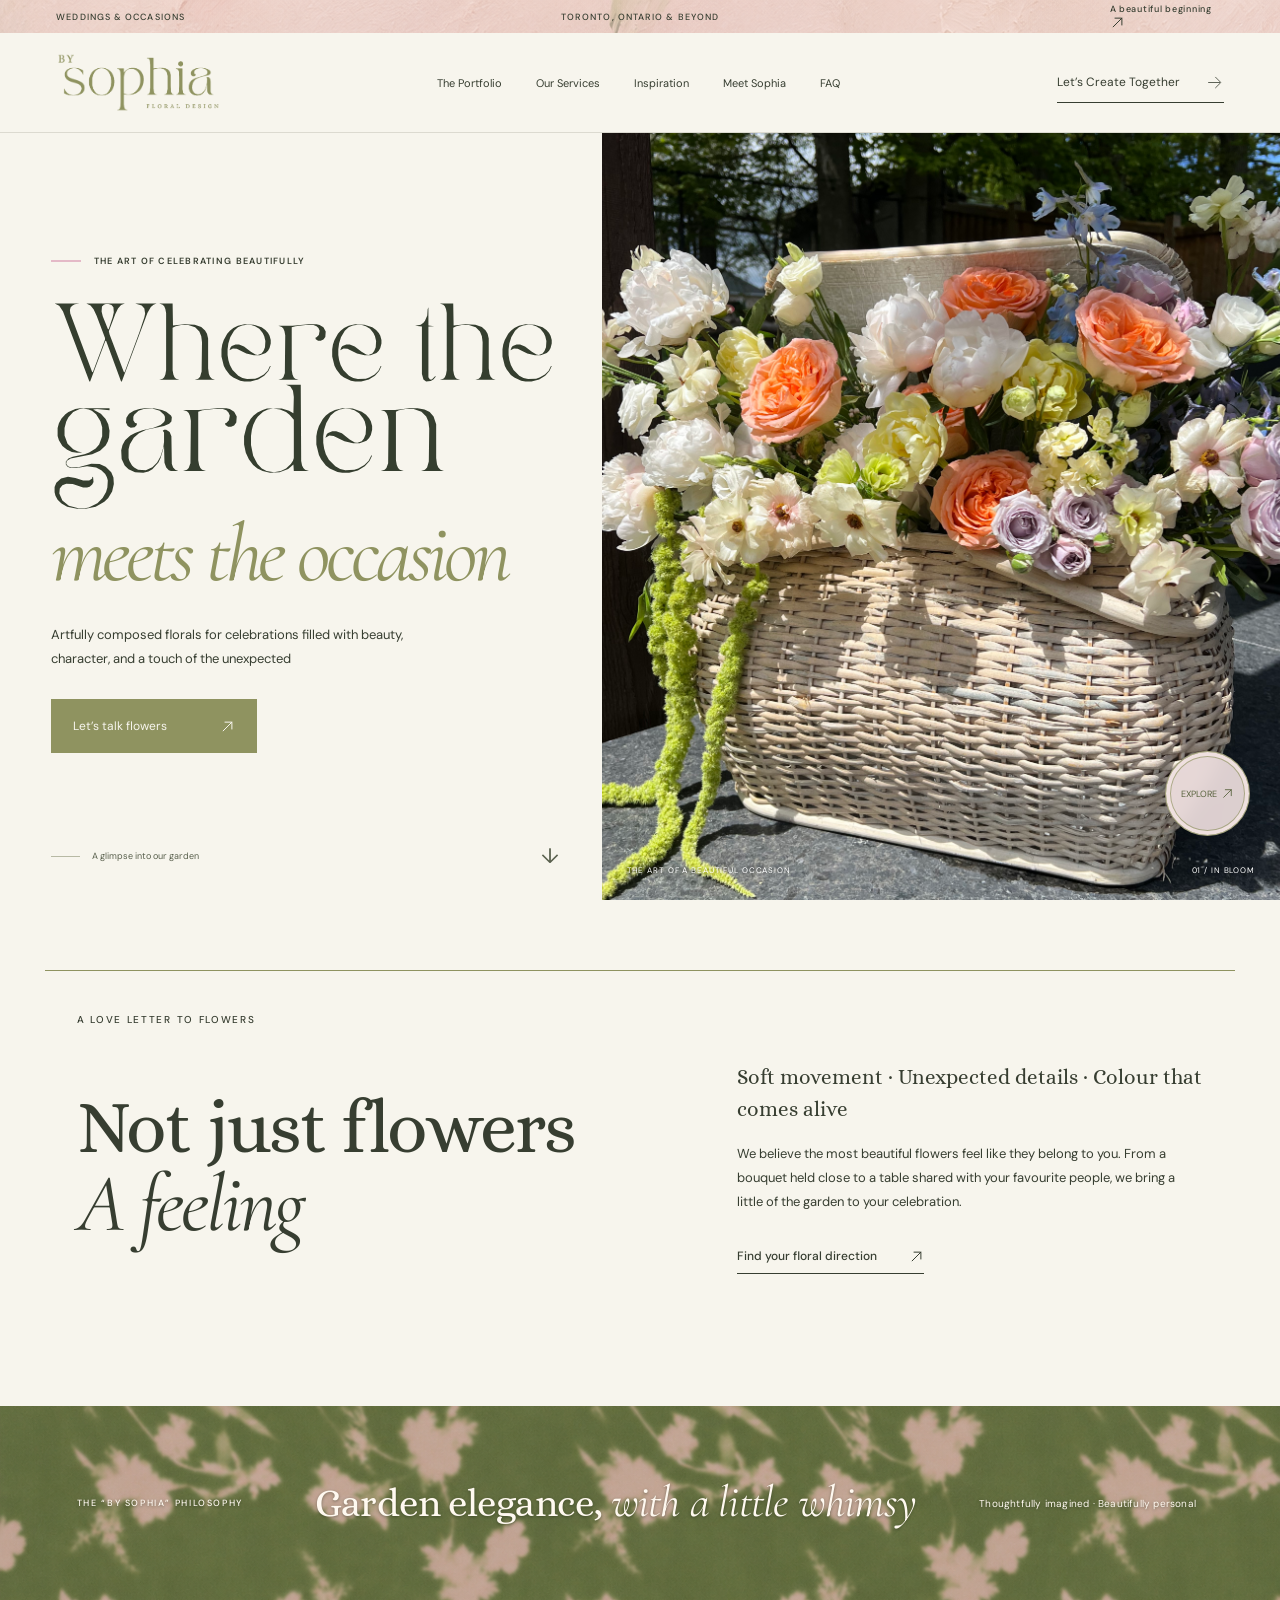
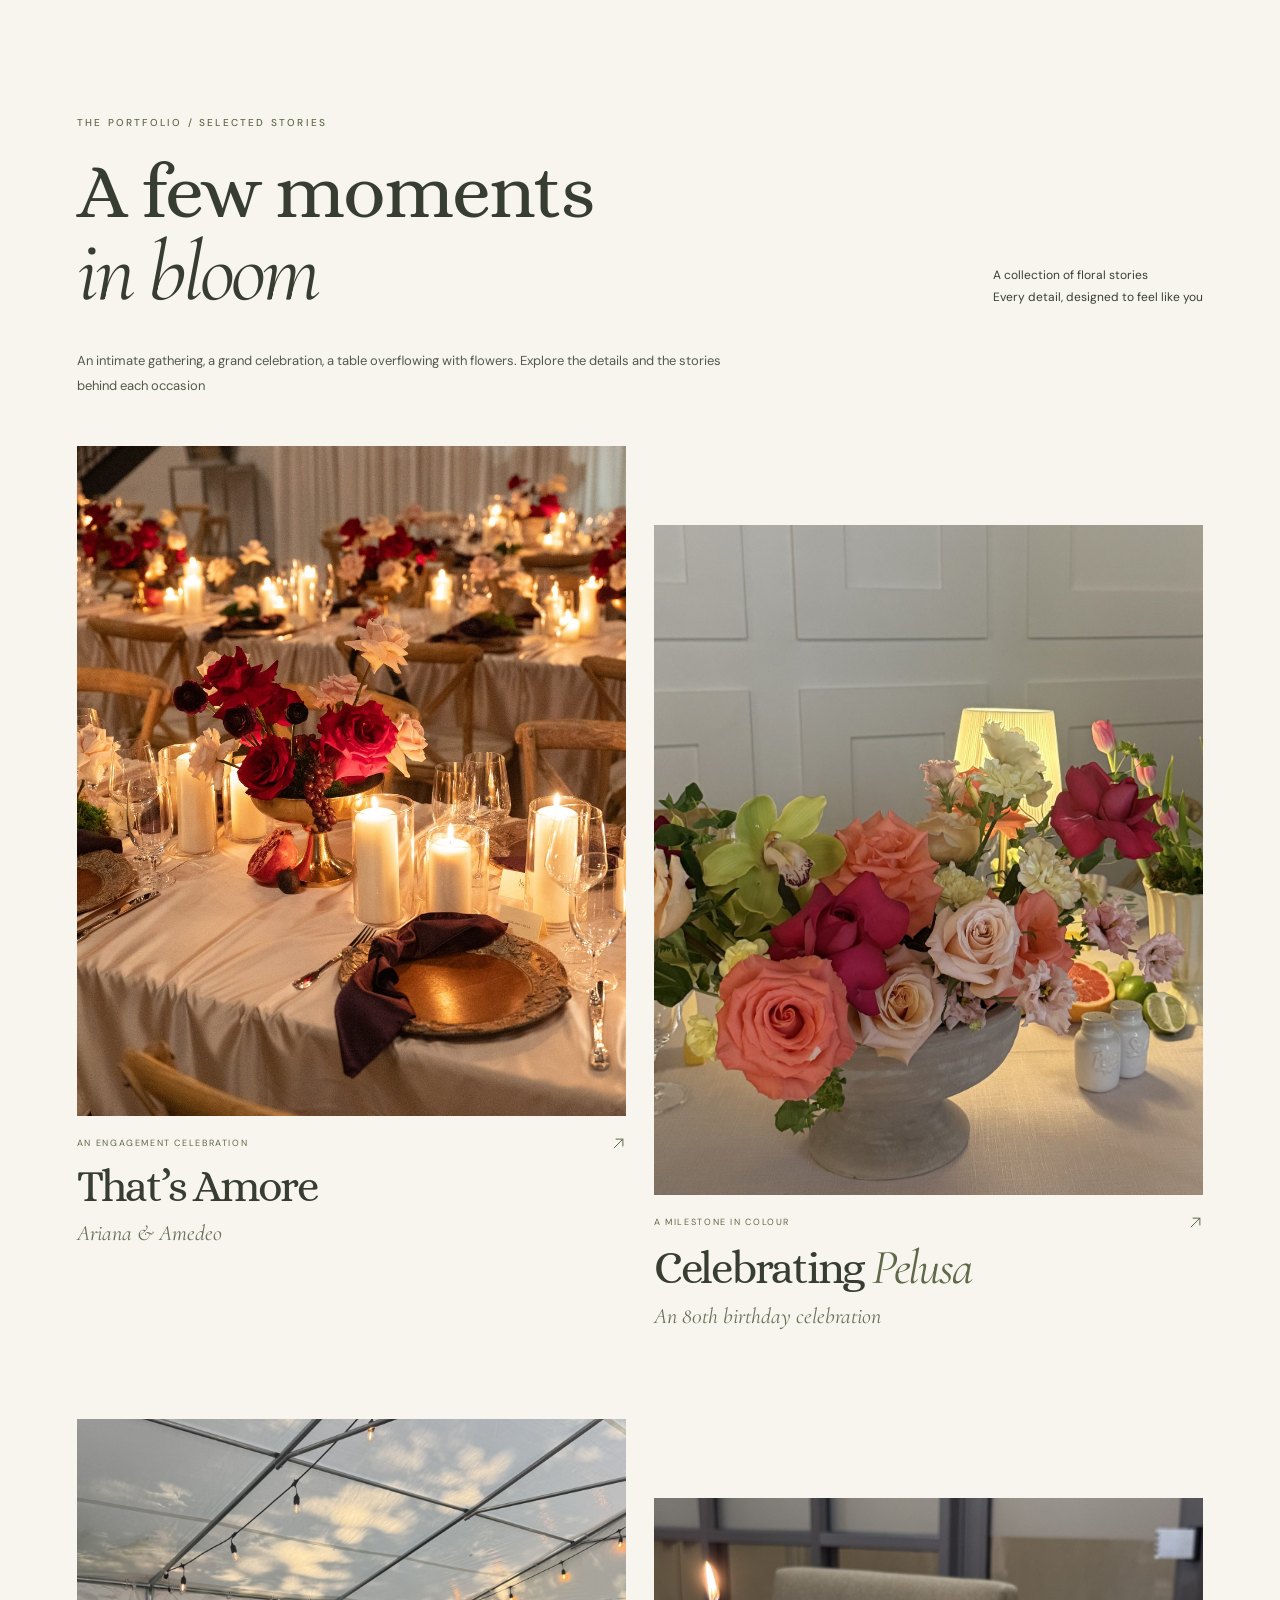
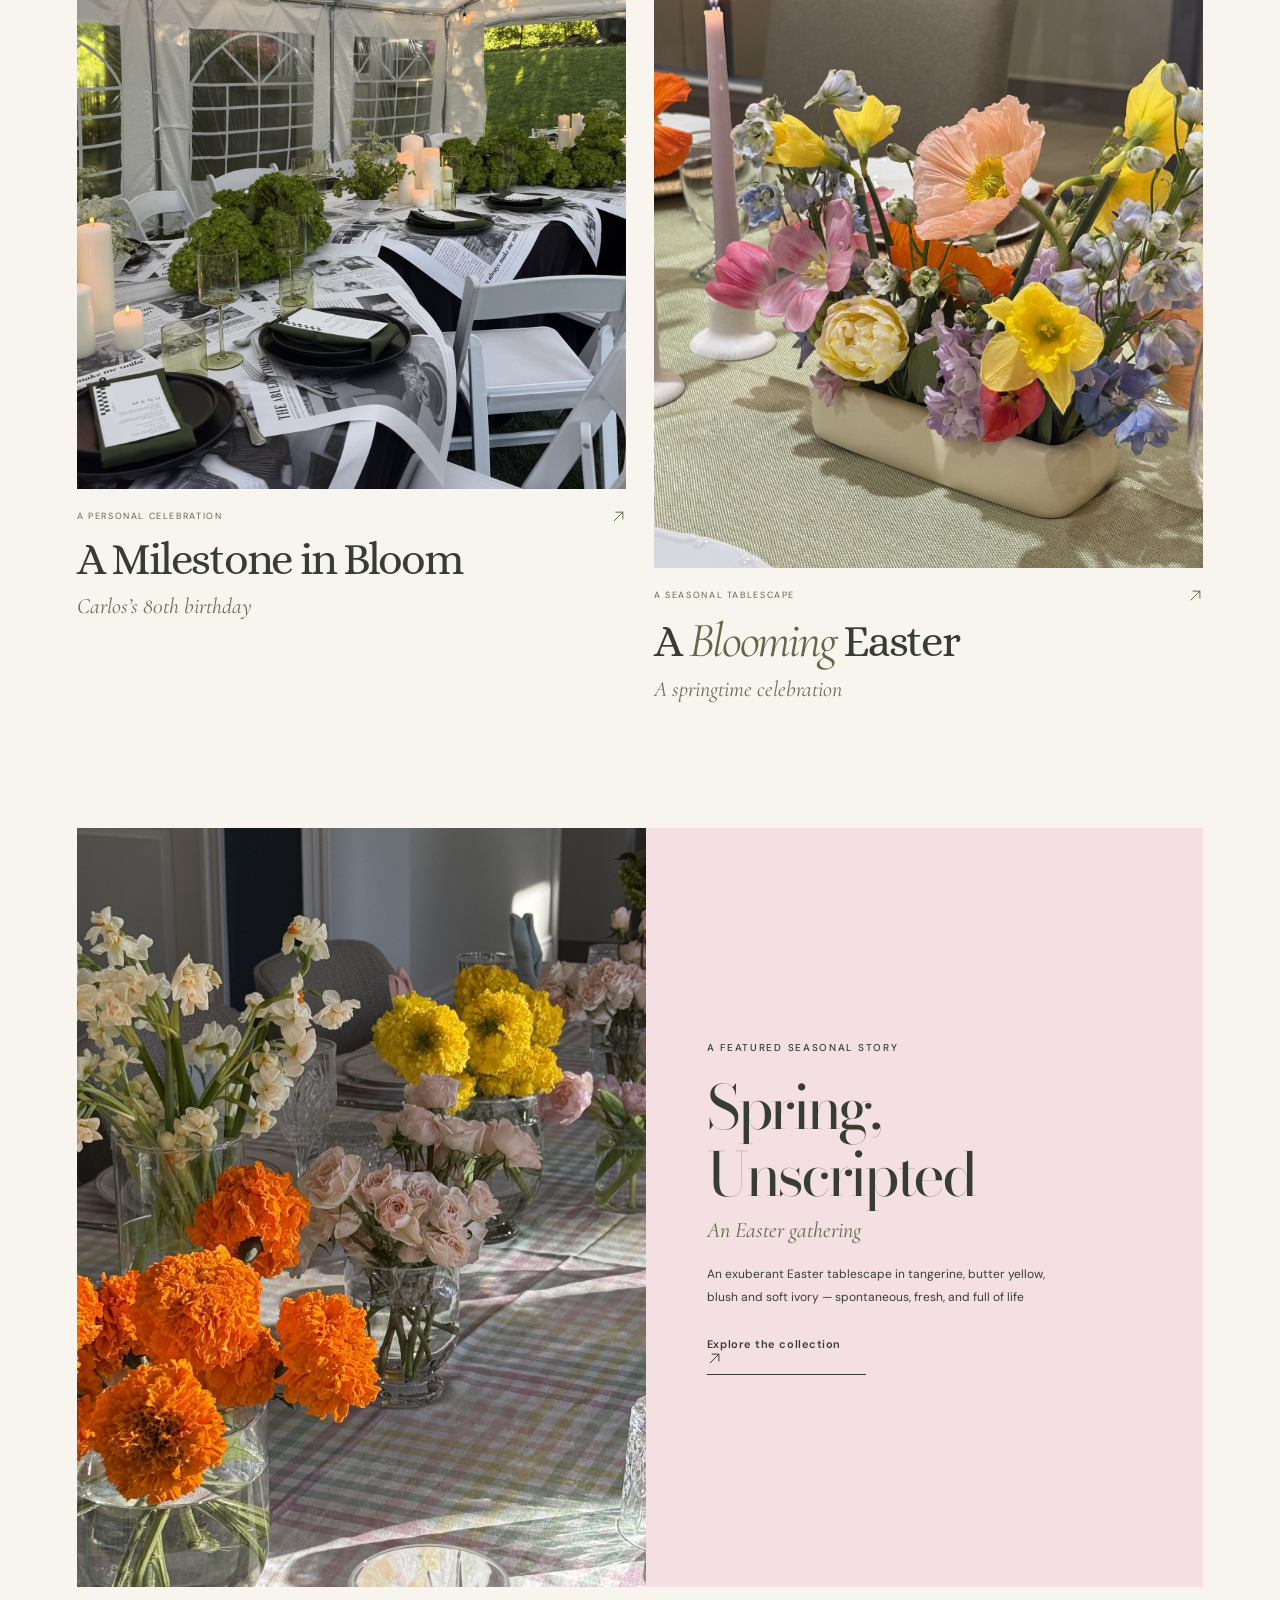
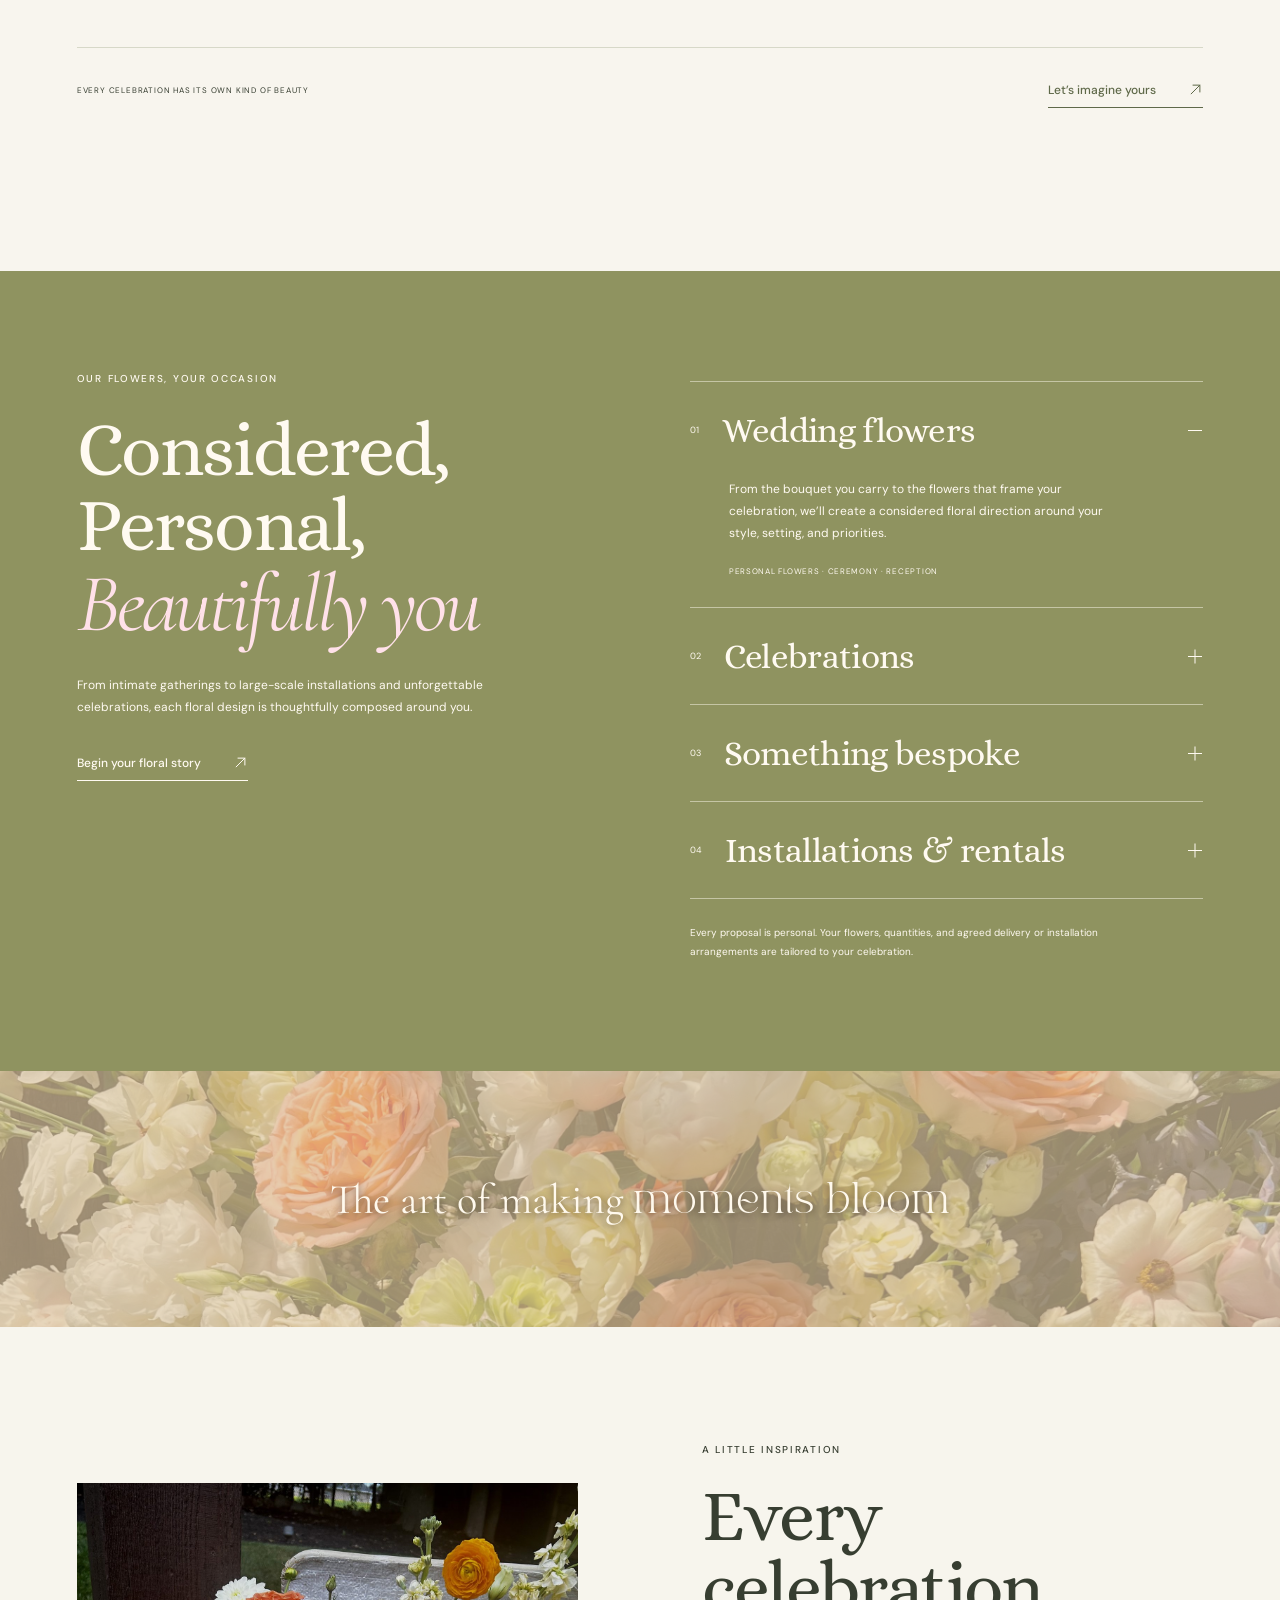
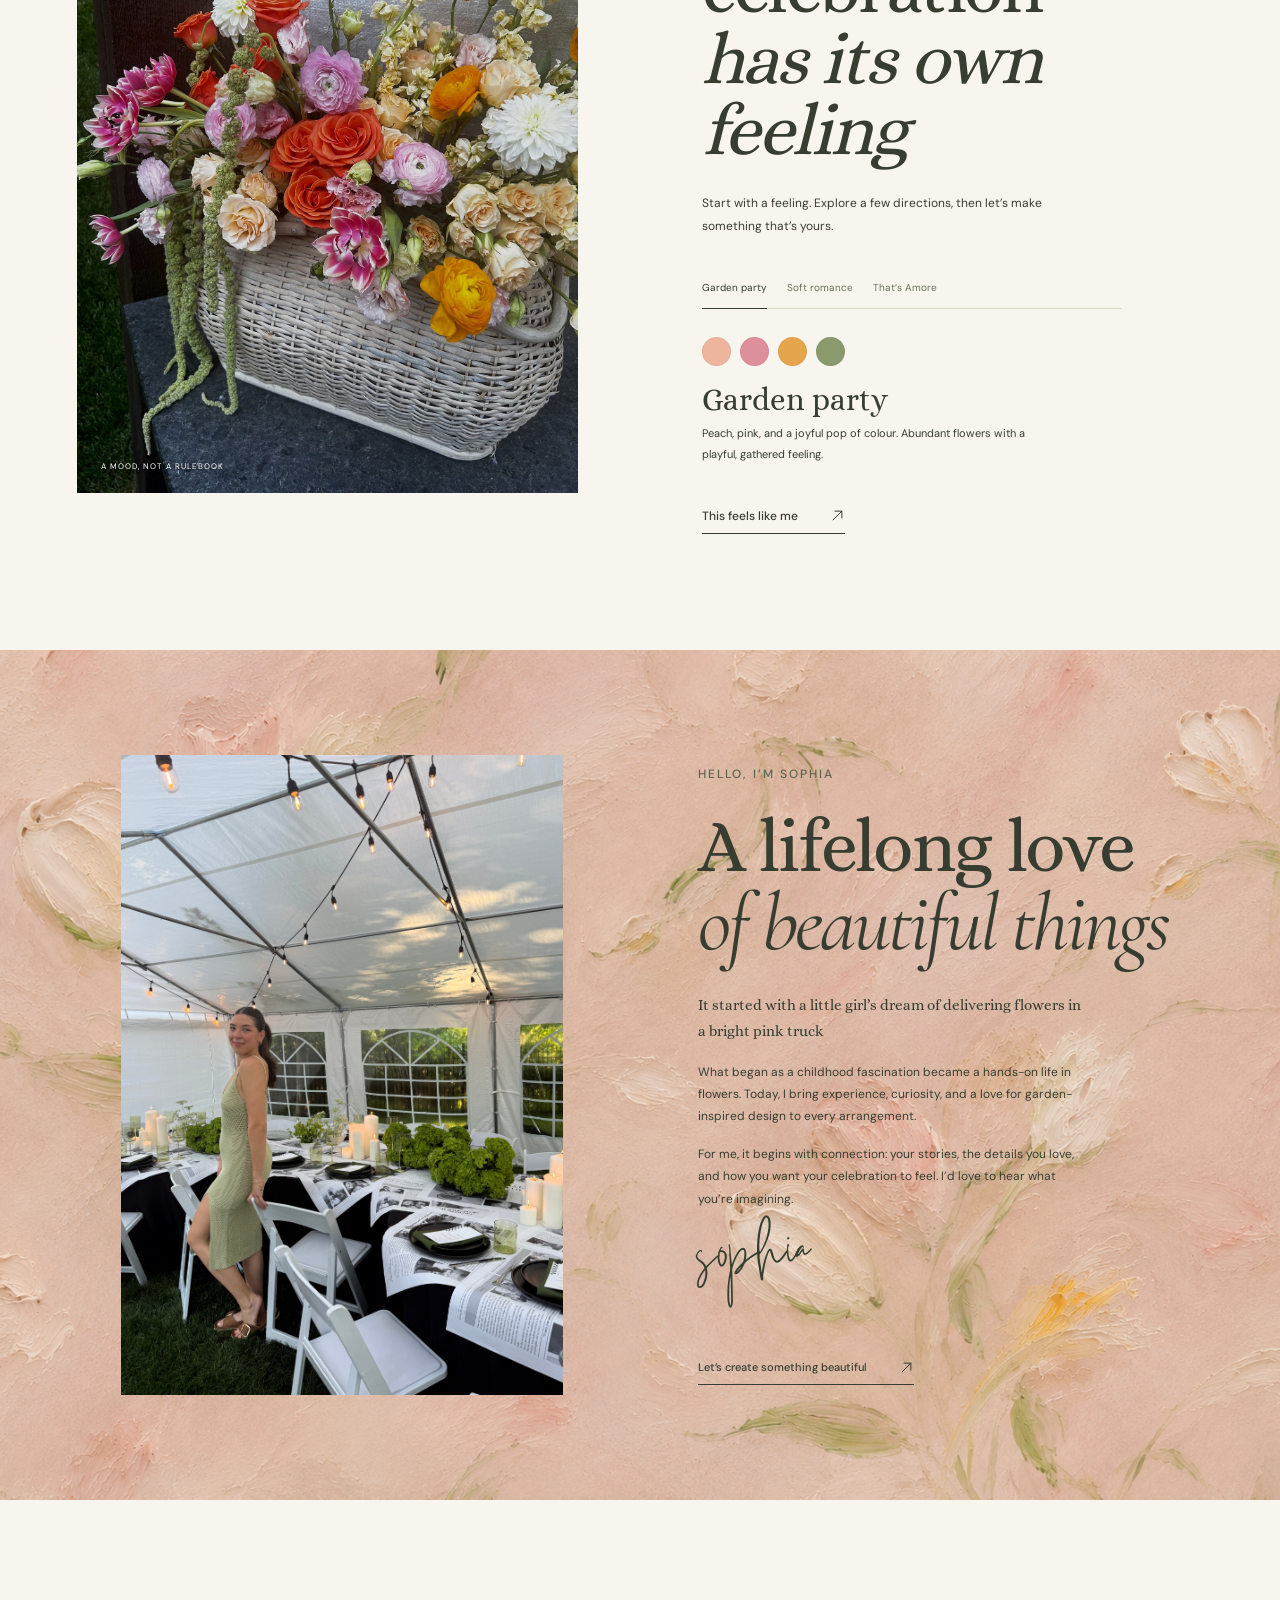
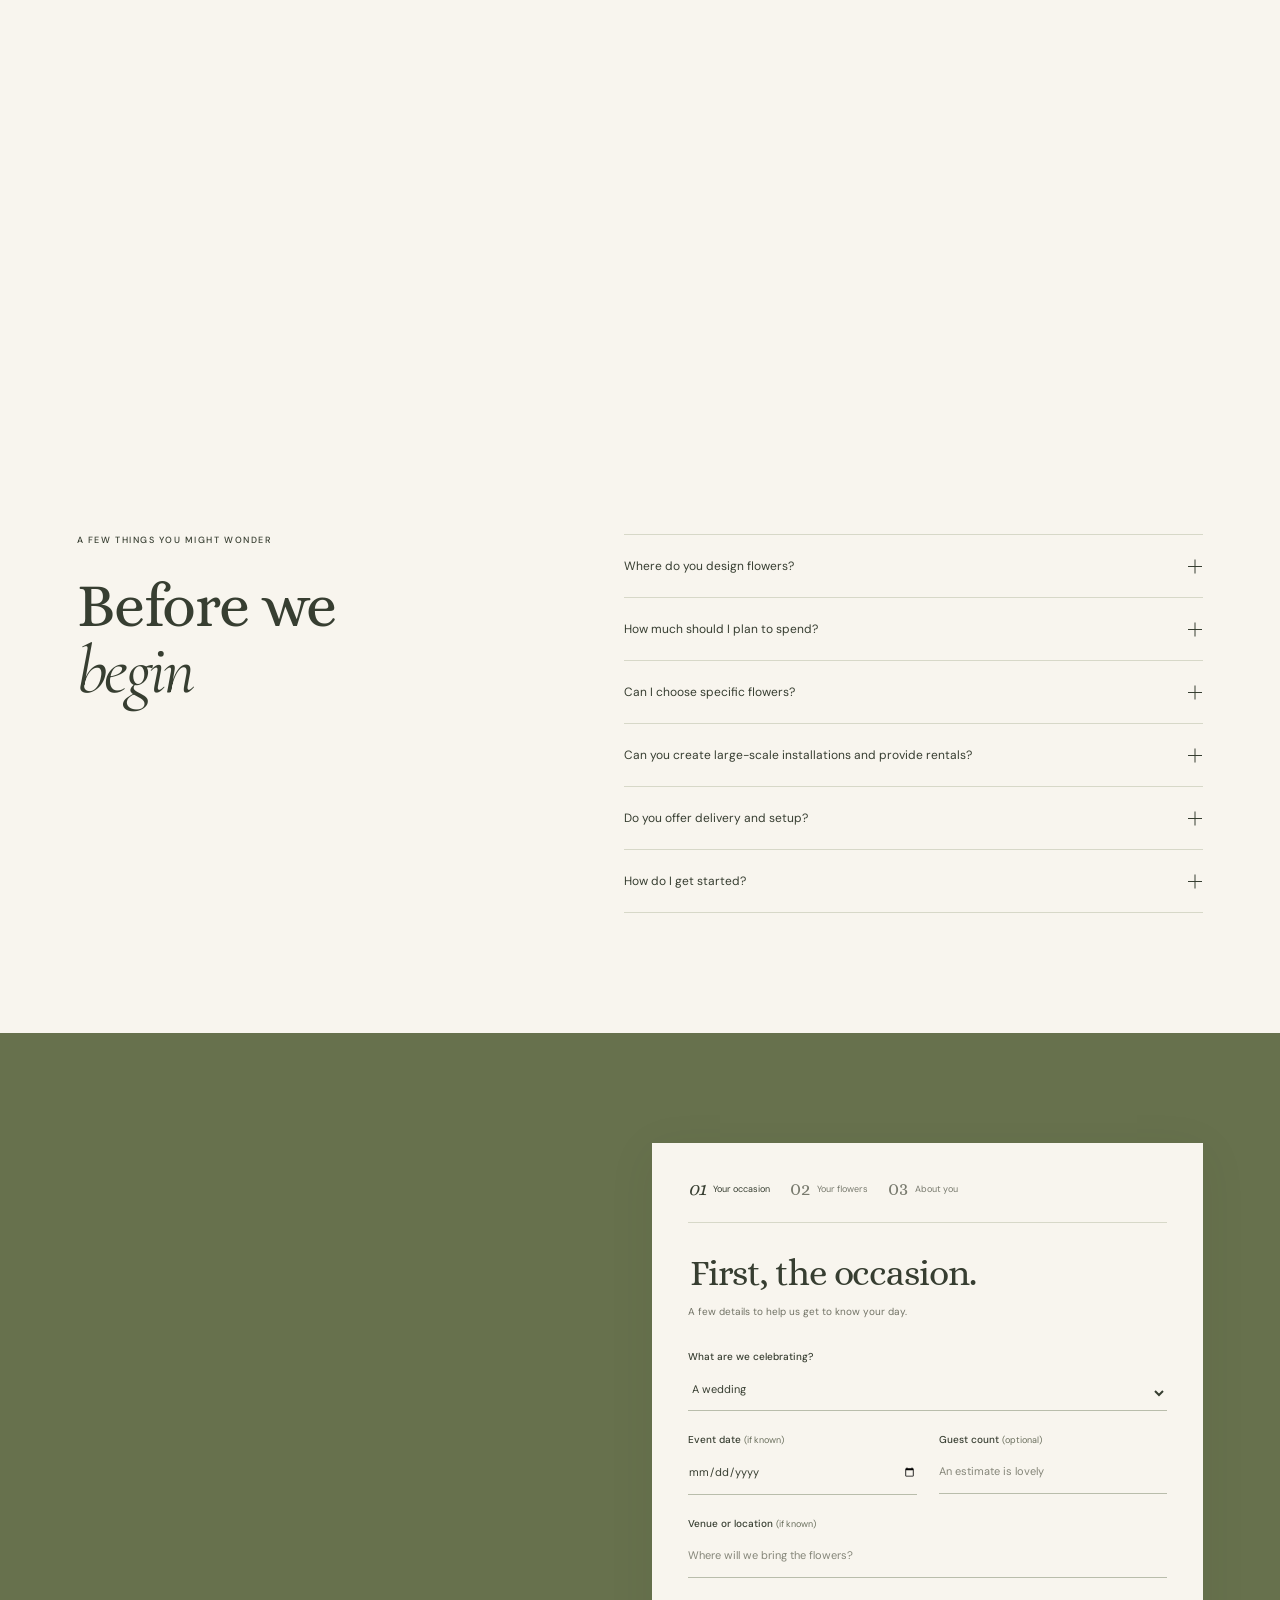
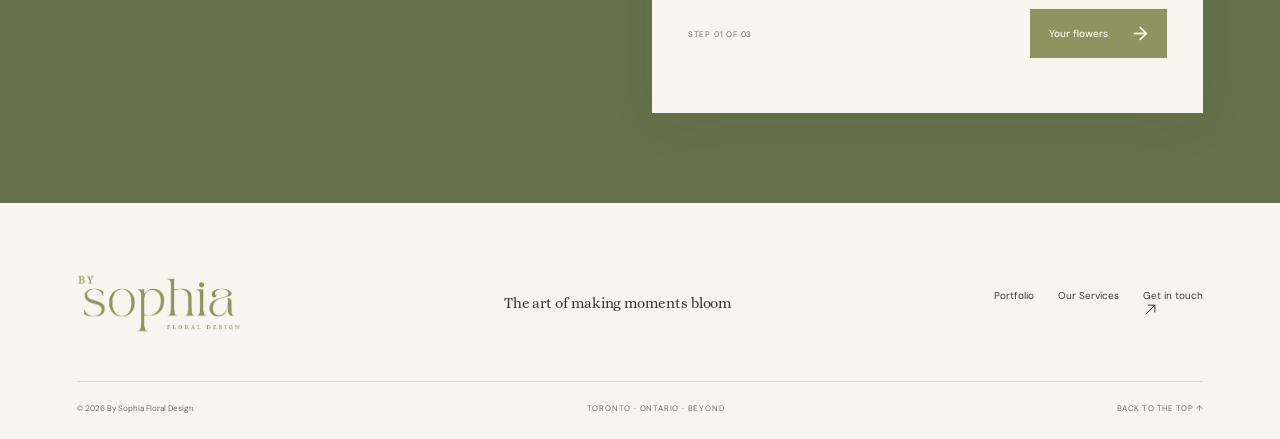
<file: index.html>
<!doctype html>


<html lang="en">
<head>
<meta charset="utf-8"/>
<meta content="width=device-width, initial-scale=1" name="viewport"/>
<meta content="#8f9360" name="theme-color"/>
<meta content="Garden-inspired wedding and event floral design in Toronto and the GTA. By Sophia Floral Design creates custom bouquets, tablescapes and floral installations." name="description"/>
<title>Toronto Wedding &amp; Event Floral Designer | By Sophia Floral Design</title>
<link rel="canonical" href="https://bysophiafloraldesign.ca/"/>
<meta property="og:type" content="website"/>
<meta property="og:site_name" content="By Sophia Floral Design"/>
<meta property="og:title" content="Toronto Wedding &amp; Event Floral Designer | By Sophia Floral Design"/>
<meta property="og:description" content="Garden-inspired wedding and event floral design in Toronto and the GTA. By Sophia Floral Design creates custom bouquets, tablescapes and floral installations."/>
<meta property="og:url" content="https://bysophiafloraldesign.ca/"/>
<meta property="og:image" content="https://bysophiafloraldesign.ca/assets/images/pastel-basket-share.jpg"/>
<meta property="og:image:width" content="750"/>
<meta property="og:image:height" content="1000"/>
<meta property="og:image:alt" content="Peach roses and pastel flowers in a woven basket"/>
<meta name="twitter:card" content="summary_large_image"/>
<meta name="twitter:image" content="https://bysophiafloraldesign.ca/assets/images/pastel-basket-share.jpg"/>
<script type="application/ld+json">{"@context":"https://schema.org","@type":"Florist","name":"By Sophia Floral Design","url":"https://bysophiafloraldesign.ca/","image":"https://bysophiafloraldesign.ca/assets/images/editorial-01.jpg","description":"Garden-inspired wedding and event floral design in Toronto and the GTA. By Sophia Floral Design creates custom bouquets, tablescapes and floral installations.","email":"bysophiafloraldesign@gmail.com","areaServed":[{"@type":"Place","name":"Toronto, Ontario"},{"@type":"Place","name":"Greater Toronto Area, Ontario"}],"hasOfferCatalog":{"@type":"OfferCatalog","name":"Floral Design Services","itemListElement":[{"@type":"OfferCatalog","name":"Wedding floral design"},{"@type":"OfferCatalog","name":"Event floral design"},{"@type":"OfferCatalog","name":"Floral installations and tablescapes"}]}}</script>

<link href="assets/favicon-s.svg?v=3" rel="icon" type="image/svg+xml"/>
<link href="https://fonts.googleapis.com" rel="preconnect"/><link crossorigin="" href="https://fonts.gstatic.com" rel="preconnect"/><link href="https://fonts.googleapis.com/css2?family=Alice&amp;family=Bodoni+Moda:ital,wght@0,400;1,400&amp;family=Cormorant+Garamond:ital,wght@0,400;1,400&amp;family=DM+Sans:wght@400;500;600&amp;display=swap" rel="stylesheet"/>
<link href="styles.css" rel="stylesheet"/><link href="approved-design.css?v=20261117-floral-photo-banner" rel="stylesheet"/>
<script defer="" src="script.js?v=palette-mood-4"></script>
<link rel="preconnect" href="https://fonts.googleapis.com"/><link rel="preconnect" href="https://fonts.gstatic.com" crossorigin/><link href="https://fonts.googleapis.com/css2?family=Pinyon+Script&amp;display=swap" rel="stylesheet"/><style>
/* Flower-first editorial strip: pale warm wash, readable one-line title. */
@font-face{font-family:"Tan Pearl";src:url("tan-pearl.otf") format("opentype");font-display:swap}
.editorial-break.editorial-break-full{display:block!important;position:relative!important;height:clamp(180px,20vw,270px)!important;min-height:0!important;overflow:hidden!important;background:#d6c4a7}
.editorial-break.editorial-break-full>img{position:absolute!important;inset:0!important;width:100%!important;height:100%!important;object-fit:cover!important;object-position:50% 38%!important;transform:scale(1.12);transform-origin:50% 38%;filter:none!important}
.editorial-break.editorial-break-full:after{content:"";position:absolute!important;inset:0!important;background:rgba(220,198,163,.68)!important;pointer-events:none}
.editorial-break.editorial-break-full .editorial-break-copy{position:absolute!important;inset:0!important;top:0!important;left:0!important;right:0!important;bottom:0!important;transform:none!important;display:flex!important;align-items:center!important;justify-content:center!important;text-align:center!important;max-width:none!important;width:100%!important;padding:8px 12px!important;box-sizing:border-box!important;z-index:2!important;color:#fffaf1!important}
.editorial-break.editorial-break-full .editorial-break-copy p.editorial-statement{display:flex!important;flex-direction:row!important;align-items:baseline!important;justify-content:center!important;gap:.22em!important;font-size:clamp(27px,3.3vw,57px)!important;line-height:1.12!important;letter-spacing:0!important;margin:0!important;padding:0!important;white-space:nowrap!important;max-width:100%!important;color:#fffaf1!important;text-shadow:0 1px 5px rgba(38,36,27,.17)!important;transform:none!important}
.editorial-break-full .editorial-statement-serif{font-family:"Cormorant Garamond",Georgia,serif!important;font-size:1em!important;font-weight:400!important;font-style:normal!important;white-space:nowrap!important}
.editorial-break-full .editorial-statement-pearl{font-family:"Tan Pearl",Georgia,serif!important;font-size:.73em!important;font-weight:400!important;font-style:normal!important;white-space:nowrap!important}
@media(max-width:800px){
.editorial-break.editorial-break-full{height:145px!important;min-height:0!important}
.editorial-break.editorial-break-full>img{object-position:50% 38%!important;transform:scale(1.4)!important;transform-origin:50% 38%!important}
.editorial-break.editorial-break-full:after{background:rgba(220,198,163,.72)!important}
.editorial-break.editorial-break-full .editorial-break-copy p.editorial-statement{font-size:clamp(17px,4.35vw,32px)!important;gap:.16em!important}
}
</style></head>
<body>
<a class="skip-link" href="#main">Skip to content</a>
<div class="announcement announcement--floral"><span>WEDDINGS &amp; OCCASIONS</span><span class="announcement-location">TORONTO, ONTARIO &amp; BEYOND</span><a href="#enquire">A beautiful beginning <span aria-hidden="true"><svg class="text-arrow-icon" aria-hidden="true" viewBox="0 0 24 24" width="15" height="15" fill="none" stroke="currentColor" stroke-width="1.6" stroke-linecap="round" stroke-linejoin="round"><path d="M5 19 19 5M8 5h11v11"/></svg></span></a></div>
<header class="site-header" id="top">
<a aria-label="By Sophia Floral Design home" class="brand" href="#top" onclick="window.scrollTo({top:0,behavior:'smooth'});return false;"><img alt="By Sophia Floral Design" class="brand-logo" src="assets/logo-olive.png"/></a>
<nav aria-label="Main navigation" class="desktop-nav"><a href="#portfolio">The Portfolio</a><a href="#flowers">Our Services</a><a href="#inspiration">Inspiration</a><a href="#sophia">Meet Sophia</a><a href="#faq">FAQ</a></nav>
<a class="nav-enquire" href="#enquire">Let’s Create Together <svg aria-hidden="true" viewbox="0 0 24 24"><path d="M4 12h15M13 5l7 7-7 7"></path></svg></a>
<button aria-controls="mobile-nav" aria-expanded="false" aria-label="Open navigation" class="menu-toggle"><span></span><span></span></button>
<nav aria-label="Mobile navigation" class="mobile-nav" hidden="" id="mobile-nav"><a href="#portfolio">The Portfolio</a><a href="#flowers">Our Services</a><a href="#inspiration">Inspiration</a><a href="#sophia">Meet Sophia</a><a href="#faq">FAQ</a><a href="#enquire">Enquire about your flowers <span aria-hidden="true"><svg class="text-arrow-icon" aria-hidden="true" viewBox="0 0 24 24" width="15" height="15" fill="none" stroke="currentColor" stroke-width="1.6" stroke-linecap="round" stroke-linejoin="round"><path d="M5 19 19 5M8 5h11v11"/></svg></span></a></nav>
</header>
<main id="main">
<section aria-labelledby="hero-title" class="approved-hero" id="hero">
<div class="approved-hero-copy"><div class="approved-hero-inner">
<p class="approved-eyebrow">THE ART OF CELEBRATING BEAUTIFULLY</p>
<h1 id="hero-title" aria-label="Where the garden meets the occasion"><span class="approved-tan-line approved-tan-one"><img src="assets/tan-where-the.svg" alt=""></span><span class="approved-tan-line approved-tan-two"><img src="assets/tan-garden.svg" alt=""></span><em>meets the occasion</em></h1>
<p class="approved-description">Artfully composed florals for celebrations filled with beauty, character, and a touch of the unexpected</p>
<a class="approved-cta" href="#enquire">Let’s talk flowers <span aria-hidden="true"><svg class="text-arrow-icon" aria-hidden="true" viewBox="0 0 24 24" width="15" height="15" fill="none" stroke="currentColor" stroke-width="1.6" stroke-linecap="round" stroke-linejoin="round"><path d="M5 19 19 5M8 5h11v11"/></svg></span></a></div>
<div class="approved-hero-bottom"><span>A glimpse into our garden</span><span>↓</span></div></div>
<div class="approved-hero-photo"><img src="IMG_4967%202.jpeg" alt="Colourful garden floral basket arrangement"><div class="approved-photo-caption"><span>THE ART OF A BEAUTIFUL OCCASION</span><span>01 / IN BLOOM</span></div><a href="#portfolio" class="approved-photo-round">EXPLORE <svg class="text-arrow-icon" aria-hidden="true" viewBox="0 0 24 24" width="15" height="15" fill="none" stroke="currentColor" stroke-width="1.6" stroke-linecap="round" stroke-linejoin="round"><path d="M5 19 19 5M8 5h11v11"/></svg></a></div>
</section>
<section aria-labelledby="intro-title" class="intro section-wrap" id="intro">
<p class="eyebrow reveal">A LOVE LETTER TO FLOWERS</p>
<div class="intro-layout"><h2 class="reveal" id="intro-title">Not just flowers<br/><em>A feeling</em></h2><div class="intro-text reveal"><p>Soft movement · Unexpected details · Colour that comes alive</p><p>We believe the most beautiful flowers feel like they belong to you. From a bouquet held close to a table shared with your favourite people, we bring a little of the garden to your celebration.</p><a class="text-link" href="#inspiration">Find your floral direction <span aria-hidden="true"><svg class="text-arrow-icon" aria-hidden="true" viewBox="0 0 24 24" width="15" height="15" fill="none" stroke="currentColor" stroke-width="1.6" stroke-linecap="round" stroke-linejoin="round"><path d="M5 19 19 5M8 5h11v11"/></svg></span></a></div></div>
</section><section aria-label="The By Sophia design philosophy" class="brand-note"><div class="brand-note-inner section-wrap"><span class="brand-note-kicker">THE “BY SOPHIA” PHILOSOPHY</span><p>Garden elegance, <em>with a little whimsy</em></p><span class="brand-note-caption">Thoughtfully imagined · Beautifully personal</span></div></section>
<section aria-labelledby="portfolio-title" class="portfolio section-wrap" id="portfolio"><div class="section-heading reveal"><div><p class="eyebrow">THE PORTFOLIO / SELECTED STORIES</p><h2 id="portfolio-title">A few moments<br/><em>in bloom</em></h2></div><p>A collection of floral stories<br/>Every detail, designed to feel like you</p></div><p class="portfolio-intro">An intimate gathering, a grand celebration, a table overflowing with flowers. Explore the details and the stories behind each occasion</p><div class="project-grid"><a aria-label="Explore That’s Amore portfolio" class="project-card reveal" href="portfolio/thats-amore.html"><span class="project-image"><img alt="Florals from That’s Amore" loading="lazy" src="assets/images/engagement-02.jpg"/><span aria-hidden="true" class="project-view">VIEW THE STORY  <svg class="text-arrow-icon" aria-hidden="true" viewBox="0 0 24 24" width="15" height="15" fill="none" stroke="currentColor" stroke-width="1.6" stroke-linecap="round" stroke-linejoin="round"><path d="M5 19 19 5M8 5h11v11"/></svg></span></span><span class="project-meta"><span class="project-kind">AN ENGAGEMENT CELEBRATION</span><span aria-hidden="true" class="project-arrow"><svg class="text-arrow-icon" aria-hidden="true" viewBox="0 0 24 24" width="15" height="15" fill="none" stroke="currentColor" stroke-width="1.6" stroke-linecap="round" stroke-linejoin="round"><path d="M5 19 19 5M8 5h11v11"/></svg></span></span><span class="project-title">That’s Amore</span><span class="project-client">Ariana &amp; Amedeo</span></a><a aria-label="Explore Celebrating Pelusa portfolio" class="project-card reveal" href="portfolio/celebrating-pelusa.html"><span class="project-image"><img alt="Florals from Celebrating Pelusa" loading="lazy" src="assets/images/pelusa-06.jpg"/><span aria-hidden="true" class="project-view">VIEW THE STORY  <svg class="text-arrow-icon" aria-hidden="true" viewBox="0 0 24 24" width="15" height="15" fill="none" stroke="currentColor" stroke-width="1.6" stroke-linecap="round" stroke-linejoin="round"><path d="M5 19 19 5M8 5h11v11"/></svg></span></span><span class="project-meta"><span class="project-kind">A MILESTONE IN COLOUR</span><span aria-hidden="true" class="project-arrow"><svg class="text-arrow-icon" aria-hidden="true" viewBox="0 0 24 24" width="15" height="15" fill="none" stroke="currentColor" stroke-width="1.6" stroke-linecap="round" stroke-linejoin="round"><path d="M5 19 19 5M8 5h11v11"/></svg></span></span><span class="project-title">Celebrating <em>Pelusa</em></span><span class="project-client">An 80th birthday celebration</span></a><a aria-label="Explore A Milestone in Bloom portfolio" class="project-card reveal" href="portfolio/a-milestone-in-bloom.html"><span class="project-image"><img alt="Green hydrangeas, candlelight and newspaper-inspired table styling for Carlos’s 80th birthday" loading="lazy" src="assets/images/carlos-new-1944.jpg"/><span aria-hidden="true" class="project-view">VIEW THE STORY  <svg class="text-arrow-icon" aria-hidden="true" viewBox="0 0 24 24" width="15" height="15" fill="none" stroke="currentColor" stroke-width="1.6" stroke-linecap="round" stroke-linejoin="round"><path d="M5 19 19 5M8 5h11v11"/></svg></span></span><span class="project-meta"><span class="project-kind">A PERSONAL CELEBRATION</span><span aria-hidden="true" class="project-arrow"><svg class="text-arrow-icon" aria-hidden="true" viewBox="0 0 24 24" width="15" height="15" fill="none" stroke="currentColor" stroke-width="1.6" stroke-linecap="round" stroke-linejoin="round"><path d="M5 19 19 5M8 5h11v11"/></svg></span></span><span class="project-title">A Milestone in Bloom</span><span class="project-client">Carlos’s 80th birthday</span></a><a aria-label="Explore A Blooming Easter portfolio" class="project-card reveal" href="portfolio/a-blooming-easter.html"><span class="project-image"><img alt="Florals from A Blooming Easter" loading="lazy" src="assets/images/blooming-easter-01.jpg"/><span aria-hidden="true" class="project-view">VIEW THE STORY  <svg class="text-arrow-icon" aria-hidden="true" viewBox="0 0 24 24" width="15" height="15" fill="none" stroke="currentColor" stroke-width="1.6" stroke-linecap="round" stroke-linejoin="round"><path d="M5 19 19 5M8 5h11v11"/></svg></span></span><span class="project-meta"><span class="project-kind">A SEASONAL TABLESCAPE</span><span aria-hidden="true" class="project-arrow"><svg class="text-arrow-icon" aria-hidden="true" viewBox="0 0 24 24" width="15" height="15" fill="none" stroke="currentColor" stroke-width="1.6" stroke-linecap="round" stroke-linejoin="round"><path d="M5 19 19 5M8 5h11v11"/></svg></span></span><span class="project-title">A <em>Blooming</em> Easter</span><span class="project-client">A springtime celebration</span></a></div><a aria-label="Explore Spring, Unscripted" class="spring-feature reveal" href="portfolio/spring-unscripted.html"><span class="spring-feature-image"><img alt="Orange, yellow, and blush flowers gathered along a light-filled Easter table" loading="lazy" src="assets/images/spring-unscripted-06.jpg"/></span><span class="spring-feature-text"><span class="eyebrow">A FEATURED SEASONAL STORY</span><span class="spring-feature-title">Spring, Unscripted</span><span class="spring-feature-subtitle">An Easter gathering</span><span class="spring-feature-description">An exuberant Easter tablescape in tangerine, butter yellow, blush and soft ivory — spontaneous, fresh, and full of life</span><span class="spring-feature-link">Explore the collection <span aria-hidden="true"><svg class="text-arrow-icon" aria-hidden="true" viewBox="0 0 24 24" width="15" height="15" fill="none" stroke="currentColor" stroke-width="1.6" stroke-linecap="round" stroke-linejoin="round"><path d="M5 19 19 5M8 5h11v11"/></svg></span></span></span></a><div class="portfolio-bottom"><span>EVERY CELEBRATION HAS ITS OWN KIND OF BEAUTY</span><a class="text-link" href="#enquire">Let’s imagine yours <span aria-hidden="true"><svg class="text-arrow-icon" aria-hidden="true" viewBox="0 0 24 24" width="15" height="15" fill="none" stroke="currentColor" stroke-width="1.6" stroke-linecap="round" stroke-linejoin="round"><path d="M5 19 19 5M8 5h11v11"/></svg></span></a></div></section>
<section aria-labelledby="services-title" class="services" id="flowers"><div class="section-wrap services-layout"><div class="services-intro reveal"><p class="eyebrow">OUR FLOWERS, YOUR OCCASION</p><h2 id="services-title">Considered,<br/>Personal,<br/><em>Beautifully you</em></h2><p>From intimate gatherings to large-scale installations and unforgettable celebrations, each floral design is thoughtfully composed around you.</p><a class="text-link" href="#enquire">Begin your floral story <span aria-hidden="true"><svg class="text-arrow-icon" aria-hidden="true" viewBox="0 0 24 24" width="15" height="15" fill="none" stroke="currentColor" stroke-width="1.6" stroke-linecap="round" stroke-linejoin="round"><path d="M5 19 19 5M8 5h11v11"/></svg></span></a></div><div class="service-list reveal"><details class="service" open=""><summary><span class="service-number">01</span><span>Wedding flowers</span><span aria-hidden="true" class="detail-toggle"></span></summary><div class="service-body"><p>From the bouquet you carry to the flowers that frame your celebration, we’ll create a considered floral direction around your style, setting, and priorities.</p><span class="service-inclusions">PERSONAL FLOWERS · CEREMONY · RECEPTION</span></div></details><details class="service"><summary><span class="service-number">02</span><span>Celebrations</span><span aria-hidden="true" class="detail-toggle"></span></summary><div class="service-body"><p>Engagements, birthdays, showers, and gatherings deserve flowers that feel personal. A few beautiful details can make a room feel entirely your own.</p><span class="service-inclusions">ENGAGEMENTS · SHOWERS · MILESTONES</span></div></details><details class="service"><summary><span class="service-number">03</span><span>Something bespoke</span><span aria-hidden="true" class="detail-toggle"></span></summary><div class="service-body"><p>For moments that call for something a little unexpected, we create custom floral details shaped around your vision, setting, and story.</p><span class="service-inclusions">YOUR IDEAS · A PERSONAL PROPOSAL</span></div></details><details class="service"><summary><span class="service-number">04</span><span>Installations &amp; rentals</span><span aria-hidden="true" class="detail-toggle"></span></summary><div class="service-body"><p>From statement-making floral installations to rental pieces that bring a setting together, we create designs that feel considered at every scale. We’ll discuss available rental options, your venue, and the setup required as part of your custom proposal.</p><span class="service-inclusions">LARGE-SCALE FLORALS · RENTAL PIECES · ON-SITE SETUP</span></div></details><p class="services-note">Every proposal is personal. Your flowers, quantities, and agreed delivery or installation arrangements are tailored to your celebration.</p></div></div></section>
<section aria-label="A moment in the garden" class="editorial-break editorial-break-full"><img alt="Pastel garden roses and seasonal blooms overflowing from a woven floral basket" loading="lazy" src="IMG_4967%202.jpeg"/><div class="editorial-break-copy"><p class="editorial-statement"><span class="editorial-statement-serif">The art of making</span> <span class="editorial-statement-pearl">moments bloom</span></p></div></section><section aria-labelledby="palette-title" class="palette-section section-wrap" id="inspiration"><div class="palette-photo-wrap reveal"><img alt="A woven basket overflowing with peach and pink garden flowers" id="palette-image" loading="lazy" src="assets/images/editorial-01.jpg"/><span class="image-note">A MOOD, NOT A RULEBOOK</span></div><div class="palette-content reveal"><p class="eyebrow">A LITTLE INSPIRATION</p><h2 id="palette-title">Every celebration<br/><em>has its own feeling</em></h2><p>Start with a feeling. Explore a few directions, then let’s make something that’s yours.</p><div aria-label="Floral inspiration" class="palette-tabs" role="tablist"><button aria-controls="palette-panel" aria-selected="true" data-palette="party" id="tab-party" role="tab">Garden party</button><button aria-controls="palette-panel" aria-selected="false" data-palette="romance" id="tab-romance" role="tab" tabindex="-1">Soft romance</button><button aria-controls="palette-panel" aria-selected="false" data-palette="natural" id="tab-natural" role="tab" tabindex="-1">That’s Amore</button></div><div aria-labelledby="tab-party" class="palette-panel" id="palette-panel" role="tabpanel" tabindex="0"><div aria-label="Peach, rose pink, warm gold and garden green" class="swatches"><span style="--swatch:#edb59e"></span><span style="--swatch:#dd8f9b"></span><span style="--swatch:#e5a54d"></span><span style="--swatch:#8b9a6d"></span></div><h3 id="palette-name">Garden party</h3><p id="palette-description">Peach, pink, and a joyful pop of colour. Abundant flowers with a playful, gathered feeling.</p></div><button class="text-link palette-select" type="button">This feels like me <span aria-hidden="true"><svg class="text-arrow-icon" aria-hidden="true" viewBox="0 0 24 24" width="15" height="15" fill="none" stroke="currentColor" stroke-width="1.6" stroke-linecap="round" stroke-linejoin="round"><path d="M5 19 19 5M8 5h11v11"/></svg></span></button></div></section>
<section aria-labelledby="about-title" class="about" id="sophia"><div class="section-wrap about-layout"><div class="about-image-wrap reveal"><img alt="Sophia at a thoughtfully styled celebration" loading="lazy" src="IMG_1965%202.jpeg"/></div><div class="about-copy reveal"><p class="eyebrow">HELLO, I’M SOPHIA</p><h2 id="about-title">A lifelong love<br/><em>of beautiful things</em></h2><p class="about-lead">It started with a little girl’s dream of delivering flowers in a bright pink truck</p><p>What began as a childhood fascination became a hands-on life in flowers. Today, I bring experience, curiosity, and a love for garden-inspired design to every arrangement.</p><p>For me, it begins with connection: your stories, the details you love, and how you want your celebration to feel. I’d love to hear what you’re imagining.</p><span class="signature">sophia</span><a class="text-link" href="#enquire">Let’s create something beautiful <span aria-hidden="true"><svg class="text-arrow-icon" aria-hidden="true" viewBox="0 0 24 24" width="15" height="15" fill="none" stroke="currentColor" stroke-width="1.6" stroke-linecap="round" stroke-linejoin="round"><path d="M5 19 19 5M8 5h11v11"/></svg></span></a></div></div></section>
<section aria-labelledby="process-title" class="process section-wrap"><div class="section-heading reveal"><div><p class="eyebrow">FROM AN IDEA TO IN BLOOM</p><h2 id="process-title">A thoughtful process<br/><em>A personal beginning</em></h2></div><p>We’ll take it one beautiful step at a time.</p></div><div class="process-grid"><div class="process-step reveal"><span>01 / CONNECT</span><h3>Tell me your story</h3><p>Your date, your setting, the details you love. We begin with a conversation about what matters to you.</p></div><div class="process-step reveal"><span>02 / IMAGINE</span><h3>Find your direction</h3><p>We explore colours, priorities, and a bespoke floral proposal with a clear scope for your occasion.</p></div><div class="process-step reveal"><span>03 / CREATE</span><h3>Bring it into bloom</h3><p>We confirm the details, flowers, and agreed delivery or installation arrangements for your celebration.</p></div></div></section>
<section aria-labelledby="faq-title" class="faq-section section-wrap" id="faq"><div class="faq-intro"><p class="eyebrow">A FEW THINGS YOU MIGHT WONDER</p><h2 id="faq-title">Before we<br/><em>begin</em></h2></div><div class="faq-list"><details><summary>Where do you design flowers?<span aria-hidden="true" class="detail-toggle"></span></summary><p>By Sophia Floral Design serves Toronto, the Greater Toronto Area, and beyond. Tell us where you’re celebrating so we can plan the floral design, delivery, and installation around your venue.</p></details><details><summary>How much should I plan to spend?<span aria-hidden="true" class="detail-toggle"></span></summary><p>Each proposal is tailored to your flowers, quantities, and service needs. Sharing a comfortable budget helps us focus on what matters most and explore a realistic design direction together.</p></details><details><summary>Can I choose specific flowers?<span aria-hidden="true" class="detail-toggle"></span></summary><p>Absolutely share your favourites. Flower availability changes with the season, so we’ll discuss options and suitable alternatives that preserve the colours and overall feeling you love.</p></details><details><summary>Can you create large-scale installations and provide rentals?<span aria-hidden="true" class="detail-toggle"></span></summary><p>Yes. Alongside bouquets and table arrangements, we design larger-scale floral installations and offer rental pieces to complement your event. Share your vision and venue details, and we’ll discuss available rental options, installation requirements, and how everything can come together in a tailored proposal.</p></details><details><summary>Do you offer delivery and setup?<span aria-hidden="true" class="detail-toggle"></span></summary><p>Absolutely. Delivery and professional installation are important parts of many of our floral proposals. We’ll plan the setup around your venue, timing, and design needs, and outline any delivery, installation, or removal services in your custom proposal.</p></details><details><summary>How do I get started?<span aria-hidden="true" class="detail-toggle"></span></summary><p>Share your celebration details below or contact Sophia directly. We’ll discuss your ideas and availability before developing a proposal. An enquiry alone does not reserve your event date.</p></details></div></section>
<section aria-labelledby="enquiry-title" class="enquiry-section" id="enquire"><div class="section-wrap enquiry-layout"><div class="enquiry-intro reveal"><p class="eyebrow">SOMETHING BEAUTIFUL STARTS HERE</p><h2 id="enquiry-title">Let’s make<br/>something<br/><em>beautiful</em></h2><p>A date, a feeling, a few favourite flowers.<br/>Tell me what you’re imagining.</p><div class="contact-links"><a href="mailto:bysophiafloraldesign@gmail.com">bysophiafloraldesign@gmail.com <span aria-hidden="true"><svg class="text-arrow-icon" aria-hidden="true" viewBox="0 0 24 24" width="15" height="15" fill="none" stroke="currentColor" stroke-width="1.6" stroke-linecap="round" stroke-linejoin="round"><path d="M5 19 19 5M8 5h11v11"/></svg></span></a><a href="tel:+12892332208">289 233 2208 <span aria-hidden="true"><svg class="text-arrow-icon" aria-hidden="true" viewBox="0 0 24 24" width="15" height="15" fill="none" stroke="currentColor" stroke-width="1.6" stroke-linecap="round" stroke-linejoin="round"><path d="M5 19 19 5M8 5h11v11"/></svg></span></a><span>Toronto, Ontario · By appointment</span></div></div>
<div class="enquiry-form-wrap" id="enquiry-form-start"><div aria-label="Enquiry steps" class="form-progress" role="group"><span class="step-indicator current" data-step="1"><span>01</span> Your occasion</span><span class="step-indicator" data-step="2"><span>02</span> Your flowers</span><span class="step-indicator" data-step="3"><span>03</span> About you</span></div>
<form id="enquiry-form" action="https://formspree.io/f/mnpdqdpr" method="POST" novalidate=""><input type="text" name="_gotcha" tabindex="-1" autocomplete="off" aria-hidden="true" style="position:absolute;left:-9999px;opacity:0"/>
<div class="form-error" hidden="" id="form-error" role="alert"></div>
<fieldset class="form-step" data-step="1"><legend>First, the occasion.</legend><p class="form-help">A few details to help us get to know your day.</p><div class="field"><label for="occasion">What are we celebrating?</label><select id="occasion" name="occasion"><option value="Wedding">A wedding</option><option value="Engagement">An engagement</option><option value="Shower">A shower</option><option value="Birthday or milestone">A birthday or milestone</option><option value="Another lovely occasion">Another lovely occasion</option></select></div><div class="field-row"><div class="field"><label for="event-date">Event date <span>(if known)</span></label><input id="event-date" name="date" type="date"/></div><div class="field"><label for="guests">Guest count <span>(optional)</span></label><input id="guests" max="2000" min="1" name="guests" placeholder="An estimate is lovely" type="number"/></div></div><div class="field"><label for="venue">Venue or location <span>(if known)</span></label><input id="venue" maxlength="200" name="venue" placeholder="Where will we bring the flowers?"/></div><div class="form-actions"><span class="step-note">STEP 01 OF 03</span><button class="button button-dark next-step" type="button">Your flowers <span aria-hidden="true">→</span></button></div></fieldset>
<fieldset class="form-step" data-step="2" hidden=""><legend>A little floral dreaming.</legend><p class="form-help">There are no right answers. Start with what you love.</p><div class="field"><span class="field-label" id="flower-needs-label">What are you thinking of?</span><div aria-labelledby="flower-needs-label" class="choice-chips" role="group"><button aria-pressed="false" data-need="Bridal bouquets" type="button">Bridal bouquets</button><button aria-pressed="false" data-need="Ceremony flowers" type="button">Ceremony</button><button aria-pressed="false" data-need="Reception flowers" type="button">Reception</button><button aria-pressed="false" data-need="Statement floral features" type="button">Floral features</button><button aria-pressed="false" data-need="I’d love your guidance" type="button">I’d love guidance</button></div></div><div class="field-row"><div class="field"><label for="budget">Floral budget <span>(optional)</span></label><input id="budget" maxlength="100" name="budget" placeholder="A range, or let’s discuss"/></div><div class="field"><label for="mood">What colour direction are you envisioning? <span>(optional)</span></label><select id="mood" name="mood"><option value="Still dreaming">Still dreaming</option><option value="Soft pastels">Soft pastels</option><option value="Whites &amp; neutrals">Whites &amp; neutrals</option><option value="Bright &amp; colourful">Bright &amp; colourful</option><option value="Rich &amp; romantic">Rich &amp; romantic</option><option value="Seasonal &amp; organic">Seasonal &amp; organic</option><option value="Something entirely different">Something entirely different</option></select></div></div><div class="field"><label for="ideas">Colours, favourite flowers, little details… <span>(optional)</span></label><textarea id="ideas" maxlength="2000" name="ideas" placeholder="Tell us what’s on your moodboard." rows="3"></textarea></div><div class="field" style="margin-top:24px"><label for="inspiration-link">Show me what you’re dreaming of <span>(optional)</span></label><p class="form-help" style="margin:5px 0 12px">Have inspiration photos? Share a Pinterest board or album link here, or send us your favourite images once we connect.</p><input id="inspiration-link" name="inspiration-link" type="url" inputmode="url" maxlength="500" placeholder="Paste your Pinterest or inspiration link" autocomplete="url"/></div><div class="form-actions"><button class="form-back" type="button">← Back</button><button class="button button-dark next-step" type="button">About you <span aria-hidden="true">→</span></button></div></fieldset>
<fieldset class="form-step" data-step="3" hidden=""><legend>And a little about you.</legend><p class="form-help">We’d love to put a name to your beautiful ideas.</p><div class="field-row"><div class="field"><label for="name">Your name <span aria-hidden="true">*</span></label><input autocomplete="name" id="name" maxlength="120" name="name" placeholder="Your name" required=""/></div><div class="field"><label for="email">Email address <span aria-hidden="true">*</span></label><input autocomplete="email" id="email" maxlength="200" name="email" placeholder="you@example.com" required="" type="email"/></div></div><div class="field"><label for="phone">Phone number <span>(optional)</span></label><input autocomplete="tel" id="phone" maxlength="50" name="phone" placeholder="The best number to reach you" type="tel"/></div><div class="field"><label for="message">Anything else you’d like Sophia to know? <span>(optional)</span></label><textarea id="message" maxlength="2000" name="message" placeholder="A little more of your story…" rows="3"></textarea></div><p class="draft-explanation">Next, review your details before sending your enquiry securely to Sophia.</p><div class="form-actions"><button class="form-back" type="button">← Back</button><button class="button button-dark" type="submit">Review your enquiry <span aria-hidden="true">→</span></button></div></fieldset>
<div class="form-review" hidden="" id="form-review" tabindex="-1"><p class="eyebrow">READY WHEN YOU ARE</p><h3>Your story, so far</h3><p class="review-intro">Take a look before sending your enquiry directly to Sophia.</p><dl id="enquiry-summary"></dl><p class="review-privacy">Your enquiry will be sent securely through Formspree to Sophia. No email app required.</p><button class="button button-dark" id="send-enquiry" type="button">Send enquiry <span aria-hidden="true"><svg class="text-arrow-icon" aria-hidden="true" viewBox="0 0 24 24" width="15" height="15" fill="none" stroke="currentColor" stroke-width="1.6" stroke-linecap="round" stroke-linejoin="round"><path d="M5 19 19 5M8 5h11v11"/></svg></span></button><div class="review-buttons"><button class="text-link" id="edit-enquiry" type="button">Edit details <span aria-hidden="true">←</span></button></div><p aria-live="polite" class="copy-status" id="copy-status"></p></div>
</form>
</div>
</div></section>
</main>
<footer class="site-footer section-wrap"><div class="footer-top"><a aria-label="By Sophia Floral Design back to top" class="brand" href="#top"><img alt="By Sophia Floral Design" class="brand-logo" src="assets/logo-olive.png"/></a><p>The art of making moments bloom</p><div class="footer-links"><a href="#portfolio">Portfolio</a><a href="#flowers">Our Services</a><a href="#enquire">Get in touch <svg class="text-arrow-icon" aria-hidden="true" viewBox="0 0 24 24" width="15" height="15" fill="none" stroke="currentColor" stroke-width="1.6" stroke-linecap="round" stroke-linejoin="round"><path d="M5 19 19 5M8 5h11v11"/></svg></a></div></div><div class="footer-bottom"><span>© <span id="copyright-year">2026</span> By Sophia Floral Design</span><span>TORONTO · ONTARIO · BEYOND</span><a href="#top">BACK TO THE TOP ↑</a></div></footer>
<div class="toast" hidden="" id="toast" role="status"></div>
<noscript><div class="noscript-message">Explore the flowers and contact Sophia at <a href="mailto:bysophiafloraldesign@gmail.com">bysophiafloraldesign@gmail.com</a>. Enable JavaScript for the guided enquiry and gallery viewer.</div></noscript>
</body>
</html>
</file>
<file: styles.css>
:root{--cream:#f7f5ed;--paper:#fcfaf5;--olive:#59603e;--ink:#373e31;--muted:#757768;--line:#d6d5c8;--rose:#eadbd3;--serif:Cormorant,Georgia,serif;--sans:DM,Arial,sans-serif;--ease:cubic-bezier(.22,1,.36,1)}
*{box-sizing:border-box}html{scroll-behavior:smooth;scroll-padding-top:110px}body{margin:0;background:var(--cream);color:var(--ink);font-family:var(--sans);font-size:14px;-webkit-font-smoothing:antialiased}body.menu-open,body.lightbox-open{overflow:hidden}button,input,select,textarea{font:inherit}button,a,input,select,textarea,summary{-webkit-tap-highlight-color:transparent}a{color:inherit;text-decoration:none}button{color:inherit;cursor:pointer}button:not(.button){font-family:inherit}img{display:block;width:100%;height:100%;object-fit:cover}svg{display:block}button{border:0}button,a,summary{touch-action:manipulation}button:focus-visible,a:focus-visible,summary:focus-visible,input:focus-visible,select:focus-visible,textarea:focus-visible,[tabindex]:focus-visible{outline:2px solid #975767;outline-offset:5px}[hidden]{display:none!important}h1,h2,h3,p{margin:0}h1,h2,h3{font-family:var(--serif);font-weight:400}h2{font-size:clamp(48px,5.1vw,78px);line-height:.99;letter-spacing:-.035em}h2 em,h1 em{font-weight:400}p{line-height:1.85}::selection{background:#d7d9b4;color:#293423}.sr-only{position:absolute;width:1px;height:1px;padding:0;margin:-1px;overflow:hidden;clip:rect(0,0,0,0);white-space:nowrap;border:0}.skip-link{position:fixed;z-index:1000;top:-70px;left:20px;background:var(--ink);color:white;padding:16px}.skip-link:focus{top:15px}.section-wrap{max-width:1600px;margin:0 auto;padding-left:6%;padding-right:6%}.eyebrow{font-size:10px;font-weight:500;letter-spacing:.17em;line-height:1.5;text-transform:uppercase}.text-link{display:inline-flex;align-items:center;gap:32px;padding:9px 0;border:0;border-bottom:1px solid currentColor;font-size:12px;font-weight:500;background:none;transition:gap .3s}.text-link:hover{gap:42px}.text-link span{font-size:20px;line-height:1}.button{min-height:54px;padding:17px 25px;display:inline-flex;justify-content:center;align-items:center;gap:40px;border:1px solid transparent;font-size:12px;font-weight:500;line-height:1.4;transition:background .25s,color .25s,transform .25s}.button:hover{transform:translateY(-2px)}.button-dark{background:var(--ink);color:var(--paper)}.button-dark:hover{background:var(--olive)}.button span{font-size:19px;line-height:1}.announcement{background:var(--olive);color:var(--cream);height:32px;display:flex;align-items:center;justify-content:space-between;padding:0 4.2%;font-size:8px;font-weight:500;letter-spacing:.14em}.announcement a{letter-spacing:.08em}.announcement a span{margin-left:12px}.announcement-location{position:absolute;left:50%;transform:translateX(-50%)}.site-header{height:116px;padding:0 4.2%;display:flex;justify-content:space-between;align-items:center;background:var(--cream);position:sticky;top:0;z-index:50;transition:box-shadow .3s,height .3s}.site-header.scrolled{box-shadow:0 1px 0 #d6d5c8aa;height:88px}.brand{display:flex;flex-direction:column;position:relative;width:180px;flex-shrink:0;align-items:center;line-height:1}.brand-name{font-family:var(--serif);font-size:61px;font-weight:400;letter-spacing:-.065em;line-height:.9}.brand-by{font-family:var(--serif);font-size:10px;letter-spacing:.3em;align-self:flex-start;margin-left:29px;margin-bottom:1px}.brand-sub{font-size:8px;letter-spacing:.28em;margin-left:31px;margin-top:7px}.desktop-nav{display:flex;gap:34px;align-items:center;margin-left:7%}.desktop-nav a{font-size:11px;position:relative;padding:12px 0}.desktop-nav a:after{content:'';position:absolute;left:0;right:100%;height:1px;background:var(--ink);bottom:6px;transition:right .3s}.desktop-nav a:hover:after{right:0}.nav-enquire{display:flex;align-items:center;gap:25px;font-size:11px;border-bottom:1px solid var(--ink);padding:10px 0}.nav-enquire svg{width:19px;fill:none;stroke:currentColor;stroke-width:1}.menu-toggle,.mobile-nav{display:none}.hero{display:grid;grid-template-columns:48% 52%;min-height:640px;height:calc(100svh - 148px);max-height:900px;border-top:1px solid var(--line);position:relative}.hero-copy{padding:11% 8.5% 5% 12.5%;display:flex;flex-direction:column;align-items:flex-start;position:relative;overflow:hidden}.hero-copy>.eyebrow{display:flex;align-items:center;gap:13px;font-size:9px;letter-spacing:.14em}.tiny-flower{font-size:22px;font-weight:400;line-height:1}.hero h1{font-size:clamp(65px,6.7vw,110px);line-height:.91;letter-spacing:-.05em;position:relative;z-index:1;margin:39px 0 29px;white-space:nowrap}.hero h1 em{color:var(--olive)}.hero-description{font-size:12px;line-height:1.95;max-width:360px;position:relative;z-index:1}.hero .button{margin-top:30px;position:relative;z-index:1}.hero-foot{margin-top:auto;padding-top:60px;display:flex;align-items:center;gap:12px;width:100%;font-size:9px;letter-spacing:.02em;position:relative;z-index:1}.hero-foot-line{width:33px;height:1px;background:var(--muted)}.scroll-link{margin-left:auto;font-size:22px}.hero-botanical{width:145px;height:190px;stroke:var(--olive);stroke-width:.6;opacity:.28;position:absolute;right:-23px;bottom:80px;transform:rotate(-16deg)}.hero-image-wrap{overflow:hidden;position:relative;background:#ddd9c8}.hero-image{object-position:50% 48%;animation:hero-in 1.5s var(--ease) both}.hero-image-wrap:after{content:'';position:absolute;inset:55% 0 0;background:linear-gradient(transparent,#18220f65);pointer-events:none}.image-grain{position:absolute;inset:0;box-shadow:inset 0 0 100px #2b2d1615;pointer-events:none}.hero-image-caption{position:absolute;bottom:29px;left:32px;right:32px;z-index:2;display:flex;justify-content:space-between;color:white;font-size:8px;letter-spacing:.12em}.round-link{position:absolute;bottom:73px;right:35px;width:91px;height:91px;border:1px solid #f7f5edaa;border-radius:50%;color:var(--paper);z-index:3;display:flex;flex-direction:column;gap:7px;align-items:center;justify-content:center;backdrop-filter:blur(8px);transition:background .3s,transform .3s}.round-link span:first-child{font-size:8px;letter-spacing:.12em}.round-link span:last-child{font-size:25px}.round-link:hover{background:#f7f5ed22;transform:rotate(8deg)}.intro{padding-top:112px;padding-bottom:120px}.intro>.eyebrow{margin-bottom:35px}.intro-layout{display:grid;grid-template-columns:1.1fr 1fr .33fr;gap:6%;align-items:center}.intro h2{font-size:clamp(51px,5vw,74px)}.intro-text{max-width:435px}.intro-text p{font-size:12px;margin-bottom:17px}.intro-text p:first-child{font-size:14px}.intro-text .text-link{margin-top:8px}.flower-seal{width:115px;transform:rotate(9deg);color:var(--olive);text-align:center}.flower-seal svg{width:76px;margin:0 auto 14px;fill:none;stroke:currentColor;stroke-width:.8}.flower-seal span{font-size:8px;letter-spacing:.15em;line-height:1.7}.portfolio{padding-top:40px;padding-bottom:90px}.section-heading{display:flex;justify-content:space-between;align-items:flex-end;margin-bottom:45px}.section-heading .eyebrow{margin-bottom:22px}.section-heading>p{font-size:12px;max-width:340px;margin-bottom:7px}.portfolio-toolbar{display:flex;align-items:center;justify-content:space-between;border-bottom:1px solid var(--line);margin-bottom:35px}.filters{display:flex;gap:30px}.filter{background:none;padding:13px 0 18px;font-size:11px;position:relative;color:var(--muted)}.filter.active{color:var(--ink)}.filter.active:after{content:'';height:1px;position:absolute;bottom:-1px;left:0;right:0;background:var(--ink)}.filter sup{font-size:8px;margin-left:4px}.gallery-hint{font-size:8px;letter-spacing:.12em}.gallery-hint span{margin-left:12px;font-size:16px}.gallery{display:grid;grid-template-columns:repeat(3,1fr);gap:42px 27px;align-items:start}.gallery-item{padding:0;background:none;text-align:left;min-width:0;display:block;width:100%}.gallery-photo{display:block;aspect-ratio:.79;overflow:hidden;position:relative;background:#e8e6dc}.gallery-item:nth-child(3n+2){margin-top:64px}.gallery-item:nth-child(3n+2) .gallery-photo{aspect-ratio:.91}.gallery-item:nth-child(3n+3) .gallery-photo{aspect-ratio:.82}.gallery-photo img{transition:transform .8s var(--ease),filter .5s;object-position:50% 50%}.gallery-item:hover img{transform:scale(1.045)}.gallery-open{position:absolute;bottom:18px;right:18px;width:40px;height:40px;display:grid;place-items:center;background:var(--cream);border-radius:50%;font-size:23px;opacity:0;transform:translateY(8px);transition:.3s}.gallery-item:hover .gallery-open,.gallery-item:focus-visible .gallery-open{opacity:1;transform:translateY(0)}.gallery-label{display:flex;justify-content:space-between;gap:12px;padding-top:15px;align-items:center}.gallery-label>span:first-child{font-family:var(--serif);font-size:25px;letter-spacing:-.02em}.gallery-category{font-size:7px;letter-spacing:.11em;text-align:right;max-width:100px;line-height:1.7}.portfolio-bottom{border-top:1px solid var(--line);display:flex;align-items:center;justify-content:space-between;margin-top:47px;padding-top:25px}.portfolio-bottom>span{font-size:8px;letter-spacing:.1em}.services{background:#e9ecdf;margin-top:30px;padding:100px 0 110px}.services-layout{display:grid;grid-template-columns:1fr 1.1fr;gap:13%}.services-intro>.eyebrow{margin-bottom:27px}.services-intro h2{font-size:clamp(51px,5.2vw,79px);line-height:1.02}.services-intro>p:not(.eyebrow){font-size:12px;margin-top:27px}.services-intro .text-link{margin-top:27px}.service-list{padding-top:10px}.service{border-top:1px solid #b8bdab}.service:last-of-type{border-bottom:1px solid #b8bdab}.service summary{list-style:none;display:flex;align-items:center;cursor:pointer;padding:28px 0;gap:23px;font-family:var(--serif);font-size:35px;letter-spacing:-.02em}.service summary::-webkit-details-marker{display:none}.service-number{font-family:var(--sans);font-size:9px;color:var(--muted);letter-spacing:0}.detail-toggle{position:relative;display:block;flex:0 0 16px;width:16px;height:16px;margin-left:auto}.detail-toggle:before,.detail-toggle:after{content:'';position:absolute;width:14px;height:1px;background:currentColor;left:1px;top:8px;transition:transform .25s}.detail-toggle:after{transform:rotate(90deg)}details[open]>.detail-toggle:after,details[open]>summary .detail-toggle:after{transform:rotate(0)}.service-body{padding:0 0 28px 39px}.service-body p{font-size:12px;max-width:380px}.service-inclusions{font-size:8px;letter-spacing:.09em;line-height:1.9;display:block;margin-top:20px}.services-note{font-size:10px;line-height:1.9;margin-top:24px;color:#60674f;max-width:410px}.palette-section{display:grid;grid-template-columns:1fr 1fr;gap:11%;padding-top:130px;padding-bottom:130px;align-items:center}.palette-photo-wrap{height:610px;position:relative;overflow:hidden}.palette-photo-wrap img{transition:opacity .25s,transform .6s}.palette-photo-wrap img.changing{opacity:.2;transform:scale(1.015)}.image-note{position:absolute;bottom:22px;left:24px;font-size:8px;letter-spacing:.12em;color:white;text-shadow:0 1px 5px #0009}.palette-content>.eyebrow{margin-bottom:24px}.palette-content h2{font-size:clamp(48px,4.8vw,72px)}.palette-content>p:not(.eyebrow){font-size:12px;max-width:340px;margin-top:26px}.palette-tabs{display:flex;gap:20px;border-bottom:1px solid var(--line);margin-top:30px;max-width:420px}.palette-tabs button{padding:14px 0;background:none;font-size:10px;position:relative;color:var(--muted)}.palette-tabs button[aria-selected=true]{color:var(--ink)}.palette-tabs button[aria-selected=true]:after{content:'';position:absolute;bottom:-1px;left:0;right:0;height:1px;background:var(--ink)}.palette-panel{padding-top:28px;min-height:185px;max-width:360px}.swatches{display:flex;gap:9px;margin-bottom:18px}.swatches span{width:29px;height:29px;border-radius:50%;background:var(--swatch);border:1px solid #00000008}.palette-panel h3{font-size:31px;line-height:1;margin-bottom:8px}.palette-panel p{font-size:11px;line-height:1.9}.palette-select{margin-top:5px}.about{background:#eee5de;padding:90px 0}.about-layout{display:grid;grid-template-columns:1fr 1.04fr;gap:12%;align-items:center}.about-image-wrap{margin-left:9%;position:relative}.about-image-wrap img{height:590px;object-position:50% 38%}.portrait-caption{display:block;font-size:8px;letter-spacing:.1em;margin-top:18px}.about-copy>.eyebrow{margin-bottom:27px}.about-copy h2{font-size:clamp(49px,4.9vw,74px);margin-bottom:28px}.about-copy>p{font-size:12px;margin-bottom:16px;max-width:385px}.about-copy>p.about-lead{font-size:15px;line-height:1.75}.signature{font-family:var(--serif);font-style:italic;font-size:46px;display:block;margin-top:14px;margin-bottom:11px;transform:rotate(-7deg);transform-origin:left}.about-copy>.text-link{font-size:11px}.process{padding-top:120px;padding-bottom:110px}.process .section-heading{margin-bottom:55px}.process h2{font-size:clamp(48px,4.6vw,68px)}.process-grid{display:grid;grid-template-columns:repeat(3,1fr);gap:7%}.process-step{border-top:1px solid var(--line);padding-top:21px}.process-step>span{font-size:9px;letter-spacing:.11em}.process-step h3{font-size:35px;letter-spacing:-.02em;margin:25px 0 13px}.process-step p{font-size:11px;max-width:290px}.faq-section{padding-top:30px;padding-bottom:120px;display:grid;grid-template-columns:1fr 1.3fr;gap:9%}.faq-intro .eyebrow{margin-bottom:27px;font-size:9px}.faq-intro h2{font-size:62px}.faq-list{border-top:1px solid var(--line)}.faq-list details{border-bottom:1px solid var(--line)}.faq-list summary{padding:23px 0;list-style:none;display:flex;align-items:center;gap:20px;font-size:12px;cursor:pointer}.faq-list summary::-webkit-details-marker{display:none}.faq-list p{font-size:11px;max-width:530px;padding:0 25px 24px 0}.enquiry-section{background:var(--olive);color:var(--cream);padding:100px 0 90px}.enquiry-layout{display:grid;grid-template-columns:.9fr 1.1fr;gap:11%}.enquiry-intro>.eyebrow{font-size:9px;color:#e4e6d2;margin-bottom:30px}.enquiry-intro h2{font-size:clamp(62px,6.2vw,94px);line-height:.93}.enquiry-intro>p:not(.eyebrow){font-size:12px;margin-top:27px;line-height:1.85}.contact-links{display:flex;flex-direction:column;align-items:flex-start;gap:12px;margin-top:35px}.contact-links a{display:flex;gap:20px;font-size:11px;line-height:1.5;border-bottom:1px solid #c6cbb272;padding-bottom:4px}.contact-links>span{font-size:9px;color:#d3d6bf;margin-top:5px}.enquiry-flower{width:82px;height:82px;stroke:#d9ddbd;fill:none;stroke-width:.6;margin-top:40px;transform:rotate(8deg)}.enquiry-form-wrap{background:var(--cream);color:var(--ink);padding:35px 36px 34px;align-self:start;margin-top:10px;min-height:570px}.form-progress{display:flex;align-items:center;gap:20px;padding-bottom:23px;margin-bottom:30px;border-bottom:1px solid var(--line)}.step-indicator{font-size:9px;color:#787a6e;display:flex;gap:7px;align-items:center;white-space:nowrap}.step-indicator>span{font-family:var(--serif);font-size:19px}.step-indicator.current{color:var(--ink)}.step-indicator.current>span{font-style:italic}.step-indicator.complete{color:var(--olive)}fieldset{padding:0;border:0;margin:0;min-width:0}legend{font-family:var(--serif);font-size:37px;letter-spacing:-.03em;line-height:1.1;margin-bottom:9px}.form-help{font-size:10px;color:#717265;margin-bottom:27px}.field{margin-bottom:21px;min-width:0}.field label,.field-label{display:block;font-size:10px;font-weight:500;margin-bottom:10px;line-height:1.6}.field label>span{font-weight:400;color:var(--muted);font-size:9px}.field input,.field select,.field textarea{display:block;width:100%;max-width:100%;background:transparent;border:0;border-bottom:1px solid #b9bdab;border-radius:0;color:var(--ink);padding:5px 0 12px;font-size:11px;line-height:1.6;min-height:36px;transition:border-color .2s}.field select{padding-right:15px}.field input::placeholder,.field textarea::placeholder{color:#858679;opacity:1}.field textarea{resize:vertical;min-height:65px}.field-row{display:grid;grid-template-columns:1fr 1fr;gap:22px}.form-actions{display:flex;justify-content:space-between;align-items:center;gap:16px;margin-top:31px}.form-actions .button{min-height:47px;padding:14px 18px;gap:25px;font-size:10px}.step-note{font-size:8px;letter-spacing:.1em;color:var(--muted)}.form-back{font-size:10px;background:none;padding:12px 0}.choice-chips{display:flex;flex-wrap:wrap;gap:7px}.choice-chips button{padding:8px 11px;background:none;border:1px solid #c1c5b0;font-size:9px;border-radius:30px;transition:.25s}.choice-chips button[aria-pressed=true]{background:var(--rose);border-color:var(--rose);color:#fff}.draft-explanation{font-size:9px;line-height:1.8;color:var(--muted);margin-top:-2px}.form-error{background:#f0e1dc;color:#713f46;font-size:11px;padding:11px 14px;margin-bottom:20px;line-height:1.7}.field-error{font-size:10px;line-height:1.6;color:#874c5a;margin-top:6px}.field [aria-invalid=true]{border-color:#874c5a}.form-review>.eyebrow{font-size:8px;margin-bottom:12px}.form-review h3{font-size:42px;line-height:1;letter-spacing:-.03em}.review-intro{font-size:11px;margin-top:13px;line-height:1.8}.form-review dl{margin:22px 0}.form-review dl>div{display:grid;grid-template-columns:90px 1fr;border-bottom:1px solid var(--line);padding:9px 0;gap:12px}.form-review dt{font-size:9px;color:var(--muted)}.form-review dd{font-size:10px;margin:0;line-height:1.7;white-space:pre-wrap;overflow-wrap:anywhere}.review-privacy{font-size:9px;color:var(--muted);line-height:1.8;margin-bottom:20px}.form-review>.button{font-size:10px;padding:14px 20px;min-height:47px}.review-buttons{display:flex;gap:24px;margin-top:17px;align-items:center;justify-content:space-between}.review-buttons .text-link{font-size:9px;gap:15px}.review-buttons .text-link span{font-size:14px}.copy-status{font-size:10px;margin-top:15px;line-height:1.8;white-space:pre-wrap;overflow-wrap:anywhere}.site-footer{padding-top:55px;padding-bottom:26px}.footer-top{display:flex;align-items:center;justify-content:space-between;margin-bottom:48px}.footer-top>p{font-family:var(--serif);font-size:29px;font-style:italic;line-height:1.1;text-align:center}.footer-links{display:flex;gap:24px;font-size:10px}.footer-bottom{display:flex;justify-content:space-between;align-items:center;border-top:1px solid var(--line);padding-top:21px;gap:20px;font-size:8px;color:var(--muted)}.footer-bottom>span:nth-child(2){letter-spacing:.1em}.footer-bottom>a{font-size:8px;letter-spacing:.06em}.lightbox{width:min(1100px,92vw);max-width:none;max-height:94svh;border:0;background:var(--cream);padding:50px 35px 23px;color:var(--ink);overflow:auto}.lightbox::backdrop{background:#171f18d9;backdrop-filter:blur(6px)}.lightbox[data-fallback-open]{position:fixed;top:50%;left:50%;transform:translate(-50%,-50%);display:block;z-index:500;box-shadow:0 0 0 100vmax #171f18e8}.lightbox-close{position:absolute;top:15px;right:25px;display:flex;gap:12px;align-items:center;font-size:10px;background:none;padding:4px}.lightbox-close span{font-size:25px}.lightbox-image-wrap{height:min(68svh,680px);position:relative;display:flex;align-items:center;justify-content:center;background:#e9e8df}.lightbox-image-wrap>img{width:auto;max-width:100%;max-height:100%;object-fit:contain}.lightbox-prev,.lightbox-next{position:absolute;z-index:3;top:50%;transform:translateY(-50%);width:40px;height:40px;border-radius:50%;background:#f7f5ede8;font-size:20px;display:grid;place-items:center;box-shadow:0 0 25px #0001}.lightbox-prev{left:14px}.lightbox-next{right:14px}.lightbox-caption{display:flex;justify-content:space-between;gap:25px;padding-top:20px;align-items:center}.lightbox-caption h2{font-size:32px;line-height:1.1;margin-bottom:5px}.lightbox-caption p{font-size:11px}.lightbox-caption>span{font-size:10px;white-space:nowrap}.toast{position:fixed;bottom:26px;left:50%;transform:translateX(-50%);z-index:100;background:var(--ink);color:var(--cream);box-shadow:0 5px 30px #0002;padding:15px 24px;font-size:12px;max-width:90vw;text-align:center;line-height:1.6}.noscript-message{padding:25px;text-align:center;border-top:1px solid var(--line);font-size:12px}.noscript-message a{text-decoration:underline}.js .reveal{opacity:0;transform:translateY(23px);transition:opacity .8s var(--ease),transform .9s var(--ease)}.js .reveal.is-visible{opacity:1;transform:translateY(0)}
@keyframes hero-in{from{transform:scale(1.045);opacity:.65}to{transform:scale(1);opacity:1}}
@media(min-width:1600px){.hero-copy{padding-top:100px}.hero{min-height:740px}.hero h1{font-size:116px}.hero-description{font-size:14px}.hero-copy>.eyebrow{font-size:10px}}
@media(max-width:1100px){.desktop-nav{gap:24px;margin-left:0}.nav-enquire{gap:15px}.hero-copy{padding-left:10%;padding-right:5%;padding-top:65px}.hero h1{font-size:7.1vw}.hero-copy>.eyebrow{font-size:7px;gap:9px}.hero-foot{font-size:8px;padding-top:45px}.hero-description{font-size:11px}.hero-botanical{right:-42px}.hero-image-caption{font-size:6.5px;left:22px;right:22px}.intro-layout{grid-template-columns:1fr 1fr;gap:9%}.flower-seal{display:none}.services-layout{gap:7%}.service summary{font-size:30px}.palette-section{gap:7%}.palette-photo-wrap{height:560px}.about-layout{gap:8%}.about-image-wrap{margin-left:0}.about-image-wrap img{height:550px}.enquiry-layout{gap:7%;grid-template-columns:.85fr 1.15fr}.enquiry-form-wrap{padding:28px}.form-progress{gap:14px}.step-indicator{font-size:8px;gap:5px}.gallery-label{align-items:flex-start;flex-direction:column;gap:7px}.gallery-category{text-align:left;max-width:none}.gallery-label>span:first-child{font-size:27px}.footer-links{gap:17px}}
@media(max-width:800px){html{scroll-padding-top:87px}.announcement{font-size:7px;padding:0 5%}.announcement-location{display:none}.site-header{height:94px;padding:0 5%}.site-header.scrolled{height:78px}.brand{width:142px}.brand-name{font-size:51px}.brand-by{margin-left:20px;font-size:8px}.brand-sub{font-size:6px;margin-left:25px;letter-spacing:.27em}.desktop-nav{gap:20px}.desktop-nav a{font-size:10px}.nav-enquire{display:none}.hero{min-height:560px;max-height:700px;height:calc(100svh - 126px)}.hero-copy{padding-top:60px;padding-bottom:30px;padding-left:10.5%}.hero-copy>.eyebrow{max-width:180px;align-items:flex-start;line-height:1.7;font-size:7px;letter-spacing:.1em}.tiny-flower{margin-top:0;font-size:18px}.hero h1{font-size:7.3vw;letter-spacing:-.055em;margin:35px 0 23px}.hero-description{font-size:11px;max-width:250px}.desktop-break{display:none}.hero .button{font-size:10px;gap:25px;padding:15px 18px;min-height:49px}.hero-foot{gap:8px;font-size:7px;padding-top:40px}.hero-foot-line{width:20px}.hero-botanical{width:100px;height:145px;bottom:100px}.hero-image-caption>span:last-child{display:none}.round-link{width:68px;height:68px;bottom:65px;right:22px}.round-link>span:first-child{font-size:6px}.round-link>span:last-child{font-size:21px}.section-wrap{padding-left:6%;padding-right:6%}.intro{padding-top:80px;padding-bottom:80px}.intro h2{font-size:53px}.intro-text p{font-size:11px}.intro-text p:first-child{font-size:13px}.section-heading{margin-bottom:30px}.section-heading>p{font-size:10px;max-width:220px}.section-heading .eyebrow{font-size:9px;margin-bottom:17px}.portfolio{padding-bottom:65px}.filters{gap:24px}.filter{font-size:10px}.gallery-hint{font-size:6px}.gallery{gap:30px 18px}.gallery-item:nth-child(3n+2){margin-top:40px}.gallery-label>span:first-child{font-size:23px}.gallery-category{font-size:6px}.gallery-open{width:32px;height:32px;font-size:19px;opacity:1;transform:none;bottom:12px;right:12px}.portfolio-bottom>span{font-size:7px;max-width:200px;line-height:1.8}.services{padding:75px 0}.services-intro h2{font-size:53px}.service summary{font-size:26px;gap:15px;padding:23px 0}.service-body{padding-left:27px}.service-body p{font-size:11px}.service-inclusions{font-size:6px}.services-intro .eyebrow{font-size:8px}.services-note{font-size:9px}.palette-section{padding-top:85px;padding-bottom:85px;gap:7%}.palette-photo-wrap{height:470px}.palette-content h2{font-size:48px}.palette-content>.eyebrow{font-size:8px}.palette-content>p:not(.eyebrow){font-size:10px;margin-top:20px}.palette-tabs{gap:12px;margin-top:19px}.palette-tabs button{font-size:8px}.palette-panel p{font-size:10px}.palette-panel{min-height:180px}.about{padding:70px 0}.about-copy h2{font-size:49px}.about-copy>p{font-size:11px}.about-copy>p.about-lead{font-size:13px}.about-image-wrap img{height:510px}.portrait-caption{font-size:6px;line-height:1.8}.about-copy>.eyebrow{font-size:8px}.signature{font-size:37px}.about-copy>.text-link{font-size:10px;gap:18px}.process{padding-top:85px;padding-bottom:80px}.process h2{font-size:50px}.process-step h3{font-size:29px}.process-step p{font-size:10px}.process-step>span{font-size:7px}.faq-section{grid-template-columns:.8fr 1.2fr;gap:8%;padding-bottom:85px}.faq-intro h2{font-size:53px}.faq-intro>.eyebrow{font-size:7px}.faq-list summary{font-size:11px}.enquiry-section{padding:80px 0}.enquiry-layout{grid-template-columns:.78fr 1.22fr;gap:6%}.enquiry-intro h2{font-size:62px}.enquiry-intro>.eyebrow{font-size:7px}.enquiry-intro>p:not(.eyebrow){font-size:10px}.contact-links a{font-size:9px;gap:6px}.enquiry-form-wrap{padding:24px 22px}.step-indicator{font-size:7px;gap:4px}.step-indicator>span{font-size:17px}.form-progress{gap:10px;margin-bottom:25px}.field-row{gap:14px}.field label,.field-label{font-size:9px}.field label>span{font-size:8px}legend{font-size:32px}.form-help{font-size:9px}.footer-top>p{font-size:25px}.footer-links{gap:13px;font-size:9px}.footer-bottom{font-size:7px}.footer-bottom>span:nth-child(2){display:none}}
@media(max-width:600px){html{scroll-padding-top:78px}.announcement{height:29px;font-size:6px;letter-spacing:.13em}.announcement a{font-size:7px;letter-spacing:.02em}.site-header{height:87px}.site-header.scrolled{height:76px}.brand{width:139px}.menu-toggle{display:flex;flex-direction:column;justify-content:center;gap:7px;width:42px;height:42px;padding:10px 4px;background:none;z-index:54}.menu-toggle span{height:1px;width:28px;background:var(--ink);transition:transform .25s}.menu-toggle[aria-expanded=true] span:first-child{transform:translateY(4px) rotate(45deg)}.menu-toggle[aria-expanded=true] span:last-child{transform:translateY(-4px) rotate(-45deg)}.desktop-nav{display:none}.mobile-nav{position:absolute;top:100%;left:0;right:0;display:flex;flex-direction:column;background:var(--cream);border-bottom:1px solid var(--line);padding:30px 6% 40px;box-shadow:0 25px 30px #1d261311}.mobile-nav a{font-family:var(--serif);font-size:34px;padding:13px 0}.mobile-nav a:last-child{font-family:var(--sans);font-size:12px;margin-top:12px;display:flex;justify-content:space-between;border-top:1px solid var(--line);padding-top:24px}.hero{height:auto;max-height:none;min-height:0;grid-template-columns:1fr;border:0}.hero-copy{padding:44px 6% 30px;min-height:415px}.hero-copy>.eyebrow{max-width:none;font-size:8px;gap:10px}.hero h1{font-size:clamp(67px,13vw,87px);margin:30px 0 22px;letter-spacing:-.045em}.hero-description{font-size:11px;max-width:310px;line-height:1.9}.hero .button{margin-top:25px;min-height:47px;font-size:10px;gap:40px;padding:15px 22px}.hero-foot{padding-top:31px;font-size:8px;max-width:100%;margin-top:0}.hero-foot-line{width:27px}.scroll-link{display:none}.hero-botanical{width:100px;height:145px;bottom:77px;right:2%;opacity:.35}.hero-image-wrap{height:470px}.hero-image{object-position:50% 45%}.hero-image-caption{font-size:7px;left:22px;bottom:22px}.round-link{height:72px;width:72px;right:22px;bottom:55px}.round-link>span:first-child{font-size:7px}.intro{padding-top:70px;padding-bottom:70px}.intro>.eyebrow{font-size:8px;margin-bottom:24px}.intro-layout{grid-template-columns:1fr;gap:25px}.intro h2{font-size:58px;line-height:.96}.intro-text{max-width:none;margin-left:14%}.intro-text p{font-size:11px}.intro-text p:first-child{font-size:13px}.intro-text .text-link{font-size:10px}.portfolio{padding-top:15px;padding-bottom:55px}.section-heading{display:block;margin-bottom:26px}.section-heading h2{font-size:57px}.section-heading .eyebrow{font-size:8px;margin-bottom:22px}.section-heading>p{margin-top:23px;max-width:none;font-size:11px}.portfolio-toolbar{margin-bottom:24px}.filters{gap:22px;overflow-x:auto;white-space:nowrap;max-width:100%;scrollbar-width:none}.filter{font-size:9px;padding:13px 0}.gallery-hint{display:none}.gallery{grid-template-columns:repeat(2,1fr);gap:26px 14px}.gallery-item:nth-child(3n+2){margin-top:0}.gallery-item:nth-child(even){margin-top:38px}.gallery-item .gallery-photo{aspect-ratio:.76!important}.gallery-item:nth-child(even) .gallery-photo{aspect-ratio:.82!important}.gallery-label{padding-top:11px;gap:6px}.gallery-label>span:first-child{font-size:23px;line-height:1.06}.gallery-category{font-size:6px;letter-spacing:.07em}.gallery-open{height:27px;width:27px;font-size:17px;bottom:10px;right:10px}.portfolio-bottom{margin-top:33px;align-items:flex-start;gap:20px;padding-top:18px}.portfolio-bottom>span{font-size:6px;max-width:160px;letter-spacing:.07em}.portfolio-bottom .text-link{font-size:9px;gap:10px;padding-top:0;flex-shrink:0}.services{padding:65px 0;margin-top:10px}.services-layout{grid-template-columns:1fr;gap:35px}.services-intro h2{font-size:61px}.services-intro>p:not(.eyebrow){font-size:11px;margin-top:23px}.services-intro .text-link{font-size:10px;margin-top:18px}.service summary{font-size:32px;padding:24px 0;gap:22px}.service-body{padding-left:36px;padding-bottom:25px}.service-body p{font-size:11px;max-width:360px}.service-inclusions{font-size:7px}.services-note{font-size:9px;margin-top:22px}.palette-section{grid-template-columns:1fr;gap:37px;padding-top:65px;padding-bottom:70px}.palette-photo-wrap{height:460px;margin-right:10%}.palette-content{margin-left:9%}.palette-content h2{font-size:55px}.palette-content>p:not(.eyebrow){font-size:11px;max-width:300px}.palette-tabs{gap:24px;margin-top:22px}.palette-tabs button{font-size:9px}.palette-panel{min-height:180px;max-width:300px}.palette-panel p{font-size:11px}.palette-panel h3{font-size:33px}.palette-select{font-size:11px}.about{padding:65px 0}.about-layout{grid-template-columns:1fr;gap:40px}.about-image-wrap{margin-left:11%;margin-right:5%}.about-image-wrap img{height:465px;object-position:50% 30%}.portrait-caption{font-size:6px;margin-top:14px}.about-copy{margin-right:4%}.about-copy h2{font-size:56px;margin-bottom:25px}.about-copy>p{font-size:11px;max-width:350px}.about-copy>p.about-lead{font-size:14px;max-width:330px}.about-copy>.eyebrow{font-size:8px;margin-bottom:24px}.signature{font-size:42px}.about-copy>.text-link{font-size:11px;margin-top:5px}.process{padding-top:70px;padding-bottom:60px}.process h2{font-size:51px}.process .section-heading>p{font-size:10px}.process .section-heading{margin-bottom:32px}.process-grid{grid-template-columns:1fr;gap:30px}.process-step{padding-top:19px}.process-step>span{font-size:8px}.process-step h3{font-size:36px;margin:17px 0 10px}.process-step p{font-size:11px;max-width:340px}.faq-section{grid-template-columns:1fr;gap:30px;padding-top:20px;padding-bottom:65px}.faq-intro h2{font-size:56px}.faq-intro>.eyebrow{font-size:8px;margin-bottom:20px}.faq-list summary{font-size:12px;padding:22px 0}.faq-list p{font-size:11px;padding-bottom:23px}.enquiry-section{padding:65px 0}.enquiry-layout{grid-template-columns:1fr;gap:35px}.enquiry-intro h2{font-size:76px;line-height:.91}.enquiry-intro>.eyebrow{font-size:8px;margin-bottom:28px}.enquiry-intro>p:not(.eyebrow){font-size:11px;margin-top:26px}.contact-links{margin-top:25px;gap:11px}.contact-links a{font-size:11px;gap:14px}.contact-links>span{font-size:8px}.enquiry-flower{display:none}.enquiry-form-wrap{margin-top:0;padding:25px 22px 27px;min-height:520px}.form-progress{gap:20px;padding-bottom:20px;margin-bottom:26px;justify-content:space-between}.step-indicator{font-size:8px;gap:5px}.step-indicator>span{font-size:18px}legend{font-size:36px}.form-help{font-size:10px;margin-bottom:24px}.field label,.field-label{font-size:10px}.field label>span{font-size:8px}.field-row{gap:16px}.field input,.field select,.field textarea{font-size:16px;line-height:1.5;letter-spacing:-.02em}.field input::placeholder,.field textarea::placeholder{font-size:11px;letter-spacing:0}.field select{font-size:12px;min-height:42px}.field input[type=date]{font-size:12px;min-height:42px}.field input[type=number]{font-size:13px;min-height:42px}.field{margin-bottom:23px}.field textarea{font-size:13px}.form-actions{margin-top:29px}.form-actions .button{font-size:10px;gap:22px;padding:14px 16px}.step-note{font-size:7px}.choice-chips button{font-size:9px;padding:9px 11px}.draft-explanation{font-size:9px}.form-review dl>div{grid-template-columns:75px 1fr}.form-review dd{font-size:11px}.form-review>.button{width:100%;justify-content:space-between}.review-buttons .text-link{font-size:10px}.site-footer{padding-top:40px;padding-bottom:23px}.footer-top{display:grid;grid-template-columns:1fr 1fr;gap:30px;margin-bottom:32px}.footer-top .brand{margin-left:-11px}.footer-top>p{font-size:27px;text-align:right}.footer-links{grid-column:1/-1;justify-content:space-between;font-size:10px;gap:18px;border-top:1px solid var(--line);padding-top:24px}.footer-bottom{font-size:7px;padding-top:19px;gap:12px}.footer-bottom>a{font-size:7px}.lightbox{width:94vw;padding:47px 12px 20px;max-height:94svh}.lightbox-image-wrap{height:min(63svh,590px)}.lightbox-prev,.lightbox-next{width:33px;height:33px;font-size:17px}.lightbox-prev{left:8px}.lightbox-next{right:8px}.lightbox-close{right:17px;top:10px}.lightbox-caption{padding:17px 7px 0;gap:15px}.lightbox-caption h2{font-size:28px}.lightbox-caption p{font-size:10px}.lightbox-caption>span{font-size:8px}.toast{bottom:20px;font-size:10px;width:max-content;max-width:90vw;padding:12px 20px}}
@media(max-width:360px){.hero h1{font-size:64px}.hero-copy>.eyebrow{font-size:7px}.filters{gap:18px}.gallery-label>span:first-child{font-size:20px}.palette-tabs{gap:17px}.form-progress{gap:10px}.step-indicator{font-size:7px}.enquiry-form-wrap{padding:24px 17px}.enquiry-intro h2{font-size:69px}.contact-links a{font-size:10px}.form-actions .button{gap:16px;font-size:9px}.field-row{gap:12px}}
@media(prefers-reduced-motion:reduce){html{scroll-behavior:auto}*,*:before,*:after{animation-duration:.01ms!important;animation-iteration-count:1!important;transition-duration:.01ms!important;scroll-behavior:auto!important}.js .reveal{opacity:1;transform:none}}
.copy-fallback{display:block;width:100%;max-width:100%;padding:12px;background:var(--paper);border:1px solid var(--line);font:11px/1.6 var(--sans);color:var(--ink);resize:vertical}
@media print{.announcement,.site-header,.hero-foot,.round-link,.portfolio-toolbar,.enquiry-section,.site-footer,.lightbox,.toast{display:none!important}.hero{height:auto;min-height:0;grid-template-columns:1fr 1fr}.hero-copy{padding:25px}.hero h1{font-size:60px}.hero-image-wrap{height:450px}.section-wrap{padding-left:0;padding-right:0}.intro,.portfolio,.services,.palette-section,.about,.process,.faq-section{padding-top:35px;padding-bottom:35px}.gallery{grid-template-columns:repeat(3,1fr)}.gallery-item{break-inside:avoid}.js .reveal{opacity:1;transform:none}h2{font-size:42px}}

/* By Sophia identity refresh */
@font-face{font-family:"Tan Pearl";src:url("assets/fonts/tan-pearl.otf") format("opentype");font-display:swap}
:root{--cream:#f8f5ed;--paper:#fffaf5;--olive:#8e9365;--ink:#343b2e;--muted:#6d705f;--line:#d7d5c7;--rose:#f3dfe1;--serif:"Alice",Georgia,serif;--sans:"DM Sans",Arial,sans-serif}
body{background:var(--cream)}h1,h2,.project-title{font-family:"Tan Pearl","Alice",Georgia,serif;font-weight:400}h1 em,h2 em{font-family:"Alice",Georgia,serif;font-style:italic}.brand-name{font-family:"Tan Pearl","Alice",Georgia,serif;font-size:clamp(42px,4.2vw,60px);letter-spacing:-.07em}.brand-by,.brand-sub{color:var(--olive)}.announcement,.enquiry-section{background:var(--olive)}.hero h1 em{color:var(--olive)}.hero .button-dark,.button-dark{background:var(--ink)}.services{background:#e8e9d9}.about{background:var(--rose)}.intro-layout{grid-template-columns:1.1fr 1fr}.hero-botanical,.flower-seal,.enquiry-flower{display:none!important}.hero-copy>.eyebrow .tiny-flower{display:none}.hero-copy>.eyebrow:before{content:"";width:22px;height:1px;background:var(--olive)}.portfolio-intro{font-size:13px;max-width:550px;margin:0 0 32px}.project-grid{display:grid;grid-template-columns:repeat(2,minmax(0,1fr));gap:65px 35px}.project-card{display:flex;flex-direction:column;text-align:left;background:none;padding:0;min-width:0}.project-card:nth-child(even){padding-top:75px}.project-image{display:block;width:100%;aspect-ratio:1/1.08;overflow:hidden;background:#e6e2d8}.project-card:nth-child(even) .project-image{aspect-ratio:1/0.9}.project-image img{transition:transform .8s ease}.project-card:hover img{transform:scale(1.045)}.project-meta{display:flex;justify-content:space-between;align-items:center;margin:19px 0 12px}.project-kind{text-transform:uppercase;font-size:9px;letter-spacing:.14em}.project-arrow{font-size:22px}.project-title{font-size:clamp(28px,3vw,45px);line-height:1.2}.project-client{font-size:12px;color:var(--muted);margin-top:9px}.project-dialog{border:0;padding:0;max-width:min(1050px,94vw);width:100%;max-height:90vh;background:var(--cream);color:var(--ink)}.project-dialog::backdrop{background:#1b211bc9}.project-detail{padding:55px 5%}.project-close{position:sticky;top:0;float:right;z-index:5;background:var(--rose);padding:12px 20px}.project-heading-area{max-width:690px;margin:0 0 36px}.project-heading-area h2{margin:14px 0;font-size:clamp(43px,5vw,70px)}#project-client{font-family:var(--serif);font-size:25px;margin:10px 0}#project-description{font-size:13px}.project-photos{display:grid;grid-template-columns:repeat(2,1fr);gap:16px}.project-photos img{width:100%;height:auto;aspect-ratio:4/5;object-fit:cover}.project-photos img:first-child{grid-column:1/-1;aspect-ratio:16/10}@media(max-width:650px){.project-grid{grid-template-columns:1fr;gap:40px}.project-card:nth-child(even){padding-top:0}.project-detail{padding:40px 5%}.project-photos{grid-template-columns:1fr}.project-photos img:first-child{grid-column:auto}.intro-layout{grid-template-columns:1fr}}


/* By Sophia — bespoke finishing details, adapted to the uploaded brand colours. */
:root {--olive:#8f9360;--ink:#353e2f;--cream:#f8f5ee;--paper:#fffcf7;--rose:#f6e3e3;--line:#d8d9ca;--muted:#74776a;--serif:"Alice",Georgia,serif;--sans:"DM Sans",Arial,sans-serif;--tan:"Tan Pearl","Alice",Georgia,serif}
body{font-family:var(--sans);background:var(--cream);color:var(--ink)}
h1,h2,h3{font-family:var(--serif)}h1 em,h2 em{font-family:var(--serif);font-style:italic}h2{letter-spacing:-.025em}
.hero h1,.project-title,.spring-feature-title{font-family:var(--tan)}.hero h1{font-size:clamp(61px,6.15vw,100px);line-height:1.06;letter-spacing:-.042em;white-space:normal}.hero h1 em{font-family:var(--serif);font-size:.91em;line-height:1.04;color:#6c7652}
.brand{width:178px;height:auto;display:block;min-width:0}.brand-logo{object-fit:contain;width:100%;height:auto;display:block}.site-header.scrolled .brand{width:155px}
.hero{grid-template-columns:48% 52%;min-height:675px}.hero-copy{padding-top:10%;padding-bottom:6%}.hero .button-dark{background:var(--ink)}.hero-foot{font-size:10px}.hero-image-wrap:after{inset:65% 0 0}.hero-image{object-position:50% 44%}
.intro{padding-top:124px;padding-bottom:132px}.intro-layout{grid-template-columns:1.1fr .9fr;gap:8%}.intro h2{max-width:610px}.intro-text{max-width:470px}.intro-text p:first-child{font-family:var(--serif);font-size:21px;line-height:1.5}.intro-text p:not(:first-child){font-size:13px}
.portfolio{padding-top:35px}.portfolio-intro{max-width:620px;margin:0 0 48px;font-size:13px;line-height:1.9}.project-grid{gap:74px 42px}.project-card{text-decoration:none}.project-card:nth-child(2){padding-top:85px}.project-card:nth-child(4){padding-top:85px}.project-image{aspect-ratio:4/4.65}.project-card:nth-child(even) .project-image{aspect-ratio:4/4.35}.project-image img{object-fit:cover;display:block;width:100%;height:100%}.project-meta{margin-top:19px;margin-bottom:13px}.project-title{font-size:clamp(34px,3.3vw,57px);line-height:1.07;letter-spacing:-.02em}.project-client{font-family:var(--serif);font-size:16px;color:#6d715c;margin-top:7px}.project-kind{font-size:9px;letter-spacing:.18em}
.spring-feature{margin-top:110px;background:var(--rose);display:grid;grid-template-columns:1.02fr 1fr;min-height:430px;text-decoration:none;color:var(--ink);overflow:hidden}.spring-feature-image{overflow:hidden;display:block;min-height:430px}.spring-feature-image img{width:100%;height:100%;object-fit:cover;transition:transform 1s cubic-bezier(.22,1,.36,1)}.spring-feature:hover .spring-feature-image img{transform:scale(1.045)}.spring-feature-text{padding:9% 11%;display:flex;flex-direction:column;align-items:flex-start;justify-content:center}.spring-feature-title{display:block;font-size:clamp(40px,4.3vw,74px);line-height:1.14;margin:19px 0 9px}.spring-feature-subtitle{font-family:var(--serif);font-size:20px;font-style:italic}.spring-feature-description{font-size:12px;line-height:1.9;margin-top:20px;max-width:360px}.spring-feature-link{border-bottom:1px solid currentColor;padding-bottom:8px;margin-top:28px;font-size:11px;letter-spacing:.05em}.spring-feature-link span{margin-left:25px}
.services{background:#e7eadc;margin-top:58px}.service summary{font-family:var(--serif)}.service summary span:not(.service-number,.detail-toggle){font-family:var(--serif)}
.editorial-break{height:min(64vw,720px);min-height:415px;position:relative;overflow:hidden;background:#62664b}.editorial-break img{object-fit:cover;width:100%;height:100%;object-position:50% 47%;filter:brightness(.67)}.editorial-break-copy{position:absolute;left:9%;top:50%;transform:translateY(-50%);color:#fffaf1}.editorial-break-copy>span{font-size:10px;letter-spacing:.25em}.editorial-break-copy p{margin-top:28px;font-family:var(--serif);font-size:clamp(56px,7vw,108px);line-height:.98;letter-spacing:-.04em}.editorial-break-copy p em{font-weight:400}
.palette-section{padding-top:115px;padding-bottom:116px}.palette-photo-wrap img{object-position:52% 46%}.about{background:var(--rose);padding:105px 0}.about-image-wrap img{object-position:55% 43%}.about-copy h2{max-width:540px}.about-copy>.eyebrow{color:#5d6352}
.enquiry-section{background:var(--olive)}.enquiry-form-wrap{box-shadow:0 10px 44px #2e3c2614}.footer-top .brand{width:220px}.site-footer{padding-top:70px}
.event-page .site-header{border-bottom:1px solid var(--line)}.detail-nav{display:flex;align-items:center;gap:35px;margin-left:auto}.detail-nav a{font-size:11px}.detail-enquire{border-bottom:1px solid currentColor;padding-bottom:8px;margin-left:25px}.event-header .mobile-nav{z-index:80}.detail-breadcrumb{padding:22px 6%;display:flex;justify-content:space-between;font-size:10px;letter-spacing:.1em;color:#737768}.detail-breadcrumb a{color:var(--ink)}
.event-hero{display:grid;grid-template-columns:.92fr 1.08fr;min-height:610px;max-height:810px;height:64vw}.event-hero-copy{padding:12% 10% 11% 13%;display:flex;flex-direction:column;align-items:flex-start;justify-content:center}.event-hero-copy .eyebrow{margin-bottom:30px}.event-hero h1{font-family:var(--tan);font-size:clamp(62px,6.3vw,104px);line-height:1.06;letter-spacing:-.045em;max-width:620px}.event-client{font-family:var(--serif);font-size:clamp(20px,2vw,30px);font-style:italic;margin-top:15px}.event-divider{width:55px;height:1px;background:var(--olive);margin:29px 0 20px}.event-description{font-size:13px;max-width:400px;line-height:1.85}.event-hero-copy .text-link{margin-top:29px}.event-hero-photo{position:relative;overflow:hidden;background:#ddd9cb}.event-hero-photo img{width:100%;height:100%;object-fit:cover}.event-hero-photo span{position:absolute;bottom:25px;left:28px;color:white;font-size:9px;letter-spacing:.15em;text-shadow:0 1px 8px #000a}
.event-story{display:grid;grid-template-columns:1fr 1fr;gap:13%;padding-top:120px;padding-bottom:125px}.event-story .eyebrow{margin-bottom:28px}.event-story h2{font-size:clamp(51px,5vw,78px)}.event-story>p{max-width:500px;align-self:center;font-size:15px;line-height:2}
.event-gallery{padding-top:50px;padding-bottom:125px}.event-gallery-heading{display:flex;align-items:end;justify-content:space-between;border-top:1px solid var(--line);padding-top:35px;margin-bottom:44px}.event-gallery-heading h2{font-size:clamp(45px,5vw,76px)}.event-gallery-heading>span{font-size:11px;color:var(--muted)}.event-photo-grid{display:grid;grid-template-columns:repeat(12,minmax(0,1fr));gap:17px;align-items:start}.event-photo{display:block;padding:0;background:#e5e4dc;grid-column:span 4;overflow:hidden;aspect-ratio:3/4;cursor:zoom-in}.event-photo img{width:100%;height:100%;object-fit:cover;transition:transform .8s cubic-bezier(.22,1,.36,1)}.event-photo:hover img{transform:scale(1.035)}.event-photo:first-child{grid-column:span 7;aspect-ratio:1.2}.event-photo:nth-child(2){grid-column:span 5;aspect-ratio:.81;margin-top:66px}.event-photo:nth-child(5n+3){grid-column:span 5;aspect-ratio:.95}.event-photo:nth-child(5n+4){grid-column:span 7;aspect-ratio:1.26;margin-top:56px}.event-photo:nth-child(5n+5){grid-column:span 6;aspect-ratio:1.08}.event-photo:nth-child(5n+6){grid-column:span 6;aspect-ratio:1.08;margin-top:48px}
.next-project{display:grid;grid-template-columns:1fr 1fr;min-height:440px;background:var(--rose)}.next-project-text{padding:10% 13%;display:flex;flex-direction:column;justify-content:center;align-items:flex-start}.next-project-text h2{font-size:clamp(50px,5vw,75px);margin:28px 0}.next-project-text a{display:inline-block;padding:8px 0;border-bottom:1px solid currentColor;font-size:12px}.next-project-text a span{margin-left:12px}.next-project-photo{overflow:hidden}.next-project-photo img{width:100%;height:100%;object-fit:cover;transition:transform .6s}.next-project-photo:hover img{transform:scale(1.045)}
.detail-cta{padding:115px 4%;text-align:center;background:var(--olive);color:var(--paper)}.detail-cta h2{margin:22px auto 30px;font-size:clamp(62px,6.5vw,92px)}.button-light{background:var(--paper);color:var(--ink);min-width:220px}.detail-footer{display:flex;align-items:center;justify-content:space-between;gap:20px;padding:34px 6%;font-size:11px}.footer-logo{width:180px;flex:0 0 auto}.footer-logo img{width:100%;height:auto;object-fit:contain}.detail-footer p{font-family:var(--serif);font-size:18px}.detail-footer>a:last-child{border-bottom:1px solid currentColor;padding-bottom:6px}
.photo-lightbox{border:0;padding:50px;position:fixed;inset:0;max-height:100vh;max-width:100vw;width:100vw;height:100vh;background:#151913;color:#fff;overflow:hidden}.photo-lightbox::backdrop{background:#10130d}.photo-lightbox img{width:auto;max-width:calc(100% - 140px);max-height:calc(100vh - 105px);height:auto;object-fit:contain;position:absolute;left:50%;top:50%;transform:translate(-50%,-50%)}.photo-lightbox button{position:absolute;background:#ffffff0e;color:white;border:1px solid #ffffff55;z-index:2;min-width:42px;height:42px;border-radius:50%;font-size:18px}.photo-lightbox-close{top:22px;right:26px!important;border-radius:0!important;padding:0 15px;font-size:12px!important;min-width:85px!important}.photo-lightbox-prev{top:50%;left:22px}.photo-lightbox-next{top:50%;right:22px}.photo-lightbox-count{position:absolute;bottom:17px;left:50%;transform:translateX(-50%);font-size:11px;letter-spacing:.1em}
@media(max-width:920px){.detail-nav{gap:19px}.detail-enquire{margin-left:0}.event-hero{min-height:560px;height:70vw}.event-hero h1{font-size:clamp(54px,6vw,78px)}.event-hero-copy{padding-left:9%}.event-photo-grid{gap:13px}.spring-feature{min-height:380px}}
@media(max-width:650px){.site-header{height:93px}.brand{width:132px}.site-header.scrolled .brand{width:126px}.hero{display:flex;flex-direction:column;height:auto;max-height:none;min-height:0}.hero-copy{padding:64px 7% 35px;min-height:490px}.hero h1{font-size:clamp(54px,12vw,78px);margin-top:27px}.hero-foot{padding-top:45px}.hero-image-wrap{height:520px}.intro{padding-top:82px;padding-bottom:85px}.intro-layout{grid-template-columns:1fr;gap:26px}.intro-text p:first-child{font-size:19px}.portfolio{padding-bottom:65px}.project-grid{grid-template-columns:1fr;gap:44px}.project-card:nth-child(even){padding-top:0}.project-image{aspect-ratio:4/4.6!important}.project-title{font-size:39px}.project-client{font-size:16px}.spring-feature{grid-template-columns:1fr;min-height:0;margin-top:65px}.spring-feature-image{min-height:0;height:340px}.spring-feature-text{padding:45px 9% 52px}.spring-feature-title{font-size:48px}.editorial-break{height:540px;min-height:0}.editorial-break-copy{left:8%;right:8%}.editorial-break-copy p{font-size:clamp(52px,12vw,78px)}.about-image-wrap{margin-left:0}.about-image-wrap img{height:460px}.palette-photo-wrap{height:440px}.event-header .detail-nav{display:none}.event-header .menu-toggle{display:flex}.event-hero{grid-template-columns:1fr;max-height:none;height:auto}.event-hero-copy{padding:60px 7% 65px}.event-hero h1{font-size:clamp(58px,12.5vw,86px)}.event-hero-photo{height:500px}.detail-breadcrumb{padding:18px 7%;font-size:8px}.event-story{grid-template-columns:1fr;gap:24px;padding-top:80px;padding-bottom:83px}.event-story h2{font-size:55px}.event-story>p{font-size:14px}.event-gallery{padding-bottom:80px}.event-gallery-heading{align-items:start;gap:10px}.event-gallery-heading h2{font-size:44px}.event-gallery-heading>span{align-self:end;white-space:nowrap;font-size:10px}.event-photo-grid{grid-template-columns:1fr 1fr;gap:9px}.event-photo{grid-column:span 1!important;aspect-ratio:3/4!important;margin:0!important}.event-photo:first-child{grid-column:1/-1!important;aspect-ratio:1.1!important}.next-project{grid-template-columns:1fr}.next-project-text{padding:65px 8%}.next-project-photo{height:360px}.detail-footer{flex-direction:column;text-align:center;gap:13px}.footer-logo{width:170px}.photo-lightbox{padding:0}.photo-lightbox img{max-width:calc(100% - 38px);max-height:calc(100vh - 120px)}.photo-lightbox-prev{left:12px;top:auto;bottom:20px}.photo-lightbox-next{right:12px;top:auto;bottom:20px}.photo-lightbox-count{bottom:30px}}
@media(prefers-reduced-motion:reduce){.event-photo img,.spring-feature-image img,.next-project-photo img{transition:none}}


/* Editorial refinement · By Sophia 2026
   Type hierarchy: Tan Pearl for select statements, Alice for the stories,
   DM Sans for navigation, labels and everyday reading. */
:root{
  --olive:#8f9360;
  --deep-olive:#5f6949;
  --ink:#353e2f;
  --rose:#f4dfe3;
  --rose-strong:#dcbac2;
  --cream:#f8f5ee;
  --paper:#fffcf7;
  --muted:#6b705e;
  --line:#d7d8c8;
}
/* Let the brand mark stay prominent but allow the actual flowers to lead. */
.site-header{border-bottom:1px solid rgba(95,105,73,.12)}
.desktop-nav a::after{background:var(--deep-olive)}
.nav-enquire{transition:color .2s,border-color .2s}
.nav-enquire:hover{color:var(--deep-olive);border-color:var(--deep-olive)}
.hero h1{font-size:clamp(49px,5.28vw,82px);line-height:1.13;letter-spacing:-.033em;white-space:nowrap;margin:45px 0 31px}
.hero h1 em{font-family:var(--serif);font-size:.97em;font-style:italic;white-space:nowrap;color:var(--deep-olive);letter-spacing:-.055em}
.hero-description{font-size:13px;line-height:1.92}
.hero .button-dark{background:var(--deep-olive);color:var(--paper)}
.hero .button-dark:hover{background:var(--ink)}
.hero-copy>.eyebrow:before{background:var(--rose-strong);width:28px;height:2px}
.hero-image{animation:hero-in .85s var(--ease) both}
.hero-foot-line{background:var(--rose-strong);height:2px}
/* No decorative drawings: our studio values are carried by type and colour. */
.brand-note{background:var(--deep-olive);color:var(--paper);min-height:194px}
.brand-note-inner{display:grid;grid-template-columns:175px minmax(0,1fr) 224px;gap:3.4%;align-items:center;min-height:194px}
.brand-note-kicker{font-family:var(--sans);font-size:9px;font-weight:500;letter-spacing:.18em;line-height:1.8;color:#f0d4db}
.brand-note p{font-family:var(--serif);font-size:clamp(32px,3.35vw,53px);line-height:1.1;letter-spacing:-.02em}
.brand-note p em{color:#f4dfe3;font-weight:400}
.brand-note-caption{font-family:var(--sans);font-size:10px;line-height:1.9;letter-spacing:.02em;color:#f7f1e8}
/* Portfolio as a photographic editorial, with readable event titles. */
.portfolio{padding-top:115px;padding-bottom:105px}
.portfolio .section-heading{margin-bottom:34px}
.portfolio .section-heading .eyebrow{color:var(--deep-olive);letter-spacing:.22em}
.portfolio .section-heading h2{font-family:var(--serif);font-size:clamp(52px,5.3vw,82px);line-height:.99}
.portfolio-intro{margin-bottom:48px;max-width:670px;font-size:13px;line-height:1.9;color:#535a4b}
.project-grid{gap:86px 46px}
.project-card:nth-child(even){padding-top:79px}
.project-image{position:relative;background:#e9e4de;aspect-ratio:4/4.56}
.project-card:nth-child(even) .project-image{aspect-ratio:4/4.13}
.project-image::after{content:'';position:absolute;inset:15px;border:1px solid rgba(255,255,255,.83);opacity:0;transition:opacity .35s;pointer-events:none}
.project-card:hover .project-image::after,.project-card:focus-visible .project-image::after{opacity:1}
.project-view{position:absolute;bottom:23px;right:22px;background:var(--paper);color:var(--ink);font-size:9px;letter-spacing:.09em;padding:12px 14px;z-index:1;opacity:0;transform:translateY(8px);transition:opacity .3s,transform .3s}
.project-card:hover .project-view,.project-card:focus-visible .project-view{opacity:1;transform:translateY(0)}
.project-meta{margin:20px 0 11px}
.project-kind{font-size:9px;line-height:1.6;letter-spacing:.18em;color:var(--deep-olive)}
.project-arrow{color:var(--deep-olive)}
.project-title{font-family:var(--serif);font-size:clamp(37px,3.52vw,57px);letter-spacing:-.05em;line-height:1.08;transition:color .25s}
.project-title em{font-family:var(--serif);color:var(--deep-olive);font-style:italic;font-weight:400}
.project-card:hover .project-title,.project-card:focus-visible .project-title{color:var(--deep-olive)}
.project-client{font-family:var(--serif);color:#676f56;font-size:18px;line-height:1.55;margin-top:5px}
.spring-feature{background:var(--rose);margin-top:122px}
.spring-feature-title{color:var(--ink);font-size:clamp(42px,4.15vw,68px);letter-spacing:-.035em}
.spring-feature-subtitle{color:var(--deep-olive)}
.spring-feature-link{font-weight:600}
.portfolio-bottom{margin-top:60px}
.portfolio-bottom .text-link{color:var(--deep-olive)}
/* Use saturated olive sparingly, and allow the blush to feel deliberate. */
.services{background:#e9ecdf}
.about{background:var(--rose)}
.editorial-break-copy{max-width:920px}
.enquiry-section{background:#7f8558}
.site-footer a:hover{color:var(--deep-olive)}
@media(max-width:1100px){
  .hero h1{font-size:5.15vw}
  .hero h1 em{font-size:1.01em}
  .brand-note-inner{grid-template-columns:140px minmax(0,1fr);gap:4%;padding-top:32px;padding-bottom:32px}
  .brand-note-caption{grid-column:2}
}
@media(max-width:920px){
  .hero h1{font-size:clamp(43px,5.5vw,53px)}
  .portfolio{padding-top:85px}
  .project-grid{gap:65px 25px}
  .project-title{font-size:clamp(31px,3.9vw,44px)}
}
@media(max-width:650px){
  .hero-copy{padding-top:66px;padding-bottom:36px;min-height:435px}
  .hero h1{font-size:clamp(41px,10.65vw,56px);line-height:1.18;margin:28px 0 24px;white-space:nowrap}
  .hero h1 em{font-size:.98em;white-space:nowrap}
  .hero-description{font-size:12px}
  .hero-foot{padding-top:45px}
  .brand-note-inner{min-height:240px;grid-template-columns:1fr;gap:13px;padding-top:37px;padding-bottom:36px}
  .brand-note-kicker{font-size:9px}
  .brand-note p{font-size:clamp(31px,8.2vw,43px);line-height:1.16}
  .brand-note-caption{grid-column:auto;font-size:10px}
  .portfolio{padding-top:81px;padding-bottom:65px}
  .portfolio .section-heading{margin-bottom:22px}
  .portfolio .section-heading h2{font-size:clamp(48px,11vw,66px)}
  .portfolio-intro{font-size:12px;margin-bottom:36px}
  .project-grid{grid-template-columns:1fr;gap:48px}
  .project-card:nth-child(even){padding-top:0}
  .project-image{aspect-ratio:4/4.6!important}
  .project-meta{margin-top:14px}
  .project-title{font-size:clamp(37px,10vw,47px)}
  .project-client{font-size:17px}
  .project-view{opacity:1;transform:none;bottom:13px;right:13px;font-size:8px;padding:9px 11px;background:rgba(255,252,247,.94)}
  .spring-feature{margin-top:74px}
  .spring-feature-image{height:360px}
  .spring-feature-title{font-size:clamp(42px,11vw,54px)}
  .portfolio-bottom{margin-top:42px}
}
@media(prefers-reduced-motion:reduce){
  .hero-image{animation:none!important}
  .project-image::after,.project-view,.project-title{transition:none!important}
}
/* Readable small text against the brand greens. */
.announcement{background:var(--deep-olive)}
.enquiry-section{background:#67714d}


/* Final art direction — editorial floral luxury, with occasional softness.
   Bodoni Moda: statements & event titles
   Alice: section headings & project names
   Cormorant Garamond italic: romantic inflections
   DM Sans: navigation, supporting text and forms
   Tan Pearl remains visible in the exact image-based business logo. */
:root{--display:"Bodoni Moda","Times New Roman",serif;--serif:"Alice",Georgia,serif;--romance:"Cormorant Garamond",Georgia,serif;--sans:"DM Sans",Arial,sans-serif}
.hero h1,.event-hero h1,.spring-feature-title{font-family:var(--display);font-weight:400;letter-spacing:-.055em}
.hero h1{font-size:clamp(55px,5.55vw,87px);line-height:1.13}
.hero h1 em{font-family:var(--romance);font-size:1.04em;font-style:italic;letter-spacing:-.045em;line-height:.98;color:var(--deep-olive)}
.event-hero h1{font-size:clamp(58px,6.6vw,105px);line-height:1.02;letter-spacing:-.061em;overflow-wrap:break-word}
.event-client{font-family:var(--romance);font-style:italic;font-size:clamp(22px,2.3vw,34px)}
.spring-feature-title{font-size:clamp(42px,4.7vw,72px);line-height:1.12}
.intro h2,.portfolio h2,.process h2,.about h2,.services h2,.faq-section h2,.enquiry-section h2,.event-story h2,.event-gallery h2,.next-project h2,.detail-cta h2{font-family:var(--serif);letter-spacing:-.025em}
.intro h2 em,.portfolio h2 em,.about h2 em,.services h2 em,.process h2 em,.faq-section h2 em,.enquiry-section h2 em,.event-story h2 em,.event-gallery h2 em,.next-project h2 em,.detail-cta h2 em{font-family:var(--romance);font-style:italic;letter-spacing:-.038em;font-size:1.11em}
.brand-note p{font-family:var(--serif)}
.brand-note p em{font-family:var(--romance);font-size:1.15em}
.project-title{font-family:var(--serif)}
.project-title em{font-family:var(--romance);font-size:1.09em}
.project-client,.spring-feature-subtitle{font-family:var(--romance);font-style:italic;font-size:22px}
.about-lead{font-family:var(--serif);font-size:17px}
.hero .button-dark,.enquiry-form-wrap .button-dark{background:var(--deep-olive)}
.hero .button-dark:hover,.enquiry-form-wrap .button-dark:hover{background:var(--ink)}
.project-card:focus-visible,.spring-feature:focus-visible{outline:2px solid var(--deep-olive);outline-offset:8px}
@media(max-width:1100px){.hero h1{font-size:clamp(46px,5.4vw,65px)}}
@media(max-width:650px){
 .hero h1{font-size:clamp(43px,10.5vw,57px);line-height:1.16;white-space:normal}
 .hero h1 em{font-size:1.01em}
 .event-hero h1{font-size:clamp(57px,12vw,82px);line-height:1.06;overflow-wrap:normal}
 .spring-feature-title{font-size:clamp(44px,11vw,56px)}
 .project-client{font-size:20px}
 .brand-note p em{font-size:1.09em}
}
@media(max-width:360px){.hero h1{font-size:40px}}
/* Center the successful enquiry confirmation within the form panel. */
#enquiry-form:has(#form-review.enquiry-success) { display:flex; flex-direction:column; }
#form-review.enquiry-success { flex:1; min-height:420px; display:flex; flex-direction:column; align-items:center; justify-content:center; text-align:center; }
#form-review.enquiry-success h3 { max-width:100%; }
#form-review.enquiry-success .review-intro { max-width:460px; }

/* Keep portfolio lightbox navigation visible and thumb-friendly on mobile. */
@media (max-width: 767px){
.photo-lightbox .photo-lightbox-prev,.photo-lightbox .photo-lightbox-next{position:absolute;top:50%;bottom:auto;transform:translateY(-50%);width:44px;height:44px;min-width:44px;min-height:44px;display:flex;align-items:center;justify-content:center;z-index:5;background:rgba(21,25,19,.76);border:1px solid rgba(255,255,255,.65);border-radius:50%;color:#fff;touch-action:manipulation}
.photo-lightbox .photo-lightbox-prev{left:max(8px,env(safe-area-inset-left))}
.photo-lightbox .photo-lightbox-next{right:max(8px,env(safe-area-inset-right))}
.photo-lightbox img{max-width:calc(100% - 76px);max-height:calc(100dvh - 120px)}
.photo-lightbox .photo-lightbox-count{bottom:max(22px,env(safe-area-inset-bottom))}
}

/* Allow a small breathing space above the form when arriving from portfolio CTAs. */
#enquiry-form-start{scroll-margin-top:18px}

/* Consistent editorial collection heading spacing across all mobile portfolios. */
@media(max-width:767px){
 body.event-page .event-gallery{padding-top:40px!important}
 body.event-page .event-gallery-heading{display:grid!important;grid-template-columns:minmax(0,1fr) auto!important;align-items:end!important;column-gap:12px!important;row-gap:12px!important;padding-top:24px!important;margin-bottom:26px!important}
 body.event-page .event-gallery-heading>.eyebrow{grid-column:1/-1!important;margin:0!important}
 body.event-page .event-gallery-heading h2{grid-column:1!important;margin:0!important;font-size:clamp(43px,11vw,59px)!important;line-height:.95!important}
 body.event-page .event-gallery-heading>span{grid-column:2!important;align-self:end!important;white-space:normal!important;text-align:right!important;max-width:100px!important;font-size:10px!important;line-height:1.45!important;padding-bottom:4px!important}
}
</file>
<file: approved-design.css>
/* APPROVED BY SOPHIA DESIGN — visual studio selections, applied to website. */
:root{--studio-pink:#f6e3e3;--studio-olive:#8f9360;--studio-ink:#373e31;--studio-cream:#f7f5ed;--studio-intro-size:74px;--studio-intro-space:112px;--studio-grid-gap:28px;--studio-image-ratio:0.82;--studio-services-bg:#e9ecdf;--studio-services-size:74px;--studio-editorial-bright:.75;--studio-about-height:640px;--studio-about-position:38%;--studio-about-size:74px;--studio-palette-size:72px;--studio-portfolio-size:78px;--studio-pink-accent:0.4;}
.announcement{height:33px;background:var(--studio-pink)!important;color:var(--studio-ink)!important;display:flex;align-items:center;padding:0 4.4%;font-size:9px;letter-spacing:.12em}.announcement a{color:var(--studio-ink)!important}
.site-header{height:100px;min-height:100px;padding:0 4.4%;background:var(--studio-cream)!important;display:flex;align-items:center;justify-content:space-between;border-bottom:1px solid #dcdad0}.brand{display:block;width:164px;flex:0 0 164px}.brand-logo{width:164px;max-width:100%;height:auto;object-fit:contain}.desktop-nav{margin-left:0}.site-header .nav-enquire{font-size:12px}
.approved-hero{display:grid;grid-template-columns:47% 53%;height:calc(100svh - 133px);min-height:680px;max-height:1080px;background:var(--studio-cream);color:var(--studio-ink)}
.approved-hero-copy{position:relative;display:flex;align-items:center;min-width:0;padding:40px 6.5% 65px 8.4%}.approved-hero-inner{min-width:0;width:100%}.approved-eyebrow{display:flex;align-items:center;gap:13px;font-size:9px;font-weight:600;letter-spacing:.14em;margin-bottom:34px;line-height:1.5}.approved-eyebrow:before{content:'';display:block;width:30px;height:2px;background:#e4b9c7;flex:0 0 30px}.approved-hero h1{margin:0 0 26px;line-height:1.04;font-weight:400;letter-spacing:-.04em}.approved-tan-line{display:block;max-width:100%;line-height:1;margin-bottom:-3px}.approved-tan-line img{display:block;height:auto;max-width:100%;object-fit:contain;object-position:left;width:100%}.approved-tan-one{width:calc(88px * 6.58)}.approved-tan-two{width:calc(88px * 4.55)}.approved-hero h1 em{display:block;color:var(--studio-olive);font:italic 400 82.72px/1.04 'Cormorant Garamond',Georgia,serif;letter-spacing:-.05em;margin-top:0;white-space:nowrap}.approved-description{max-width:410px;font-size:13px;line-height:1.85;margin:0 0 28px}.approved-cta{display:inline-flex;align-items:center;justify-content:space-between;gap:28px;min-width:206px;padding:19px 22px;background:var(--studio-olive);color:#273021;font-size:12px}.approved-cta span{font-size:22px;line-height:1}.approved-hero-bottom{position:absolute;bottom:30px;left:8.4%;right:7%;display:flex;align-items:center;gap:12px;font-size:9px;color:#59604d}.approved-hero-bottom:before{content:'';width:29px;height:1px;background:#b7b9a4}.approved-hero-bottom span:last-child{margin-left:auto;font-size:21px}.approved-hero-photo{position:relative;overflow:hidden;background:#ddd8cc}.approved-hero-photo>img{display:block;width:100%;height:100%;object-fit:cover;object-position:51% 49%}.approved-photo-caption{position:absolute;bottom:25px;left:25px;right:25px;display:flex;justify-content:space-between;color:white;font-size:8px;letter-spacing:.11em;text-shadow:0 1px 5px #0006}.approved-photo-round{position:absolute;bottom:64px;right:30px;width:85px;height:85px;border:1px solid rgba(143,147,96,.75);border-radius:50%;display:grid;place-items:center;background:rgba(243,228,228,.9);backdrop-filter:blur(8px);font-size:9px;color:#59633e;box-shadow:inset 0 0 0 4px rgba(243,228,228,.95),inset 0 0 0 5px rgba(143,147,96,.65)}
/* Adjustable sections, no change to the approved brand-note. */
.intro{padding-top:var(--studio-intro-space)}.intro h2{font-size:var(--studio-intro-size)}.portfolio .section-heading h2{font-size:var(--studio-portfolio-size)}
.project-grid{column-gap:var(--studio-grid-gap)}.project-image{aspect-ratio:var(--studio-image-ratio)!important}
.services{background:var(--studio-services-bg)}.services-intro h2{font-size:var(--studio-services-size)}.editorial-break img{filter:brightness(var(--studio-editorial-bright))}
.palette-content h2{font-size:var(--studio-palette-size)}.about-image-wrap img{height:var(--studio-about-height);object-position:50% var(--studio-about-position)}.about-copy h2{font-size:var(--studio-about-size)}
.intro>.eyebrow:before,.portfolio .eyebrow:before{opacity:var(--studio-pink-accent)}

.brand-note{background:#f6e3e3!important;color:#353e2f!important}.brand-note-kicker,.brand-note-caption{color:#353e2f!important}

/* Approved section proportions and images */
:root{--studio-editorial-bright:.75;--studio-about-height:640px;--studio-about-position:38%;}
.intro{padding-top:112px}.intro h2{font-size:74px}
.portfolio .section-heading h2{font-size:78px}
.project-grid{column-gap:28px}.project-image{aspect-ratio:.82!important}
.services{background:#e9ecdf}.services-intro h2{font-size:74px}
.editorial-break img{filter:brightness(.75)}
.palette-content h2{font-size:72px}.palette-content h2 em{display:inline-block}
.about-image-wrap img{height:640px;object-position:50% 38%}.about-copy h2{font-size:74px}
@media(max-width:750px){.intro h2{font-size:min(74px,11vw)}.portfolio .section-heading h2{font-size:min(78px,12vw)}.services-intro h2{font-size:min(74px,12vw)}.palette-content h2{font-size:min(72px,12vw)}.about-copy h2{font-size:min(74px,12vw)}.about-image-wrap img{height:min(640px,110vw)}}

@media(max-width:1100px){.approved-hero h1 em{font-size:clamp(49px,6.7vw,80px)}.approved-tan-one{width:min(calc(88px * 6.58),100%)}.approved-tan-two{width:min(calc(88px * 4.55),100%)}.approved-eyebrow{font-size:8px}}
@media(max-width:750px){.site-header{height:85px;min-height:85px}.brand,.brand-logo{width:145px;flex-basis:145px}.approved-hero{display:flex;flex-direction:column;height:auto;min-height:0;max-height:none}.approved-hero-copy{min-height:540px;padding:65px 7% 85px}.approved-hero h1 em{font-size:clamp(43px,10.5vw,69px);white-space:normal}.approved-tan-one{width:min(100%,calc(88px * 6.58))}.approved-tan-two{width:min(100%,calc(88px * 4.55))}.approved-hero-bottom{left:7%;right:7%}.approved-hero-photo{height:65vh;min-height:420px}.intro h2{font-size:min(var(--studio-intro-size),11vw)}.portfolio .section-heading h2{font-size:min(var(--studio-portfolio-size),12vw)}.services-intro h2{font-size:min(var(--studio-services-size),12vw)}.palette-content h2{font-size:min(var(--studio-palette-size),12vw)}.about-copy h2{font-size:min(var(--studio-about-size),12vw)}}
/* Approved olive divider and cream call-to-action lettering */
body:not(.event-page) .intro{position:relative}
body:not(.event-page) .intro::before{content:"";position:absolute;top:70px;left:3.5%;right:3.5%;height:1px;background:#8f9360;pointer-events:none}
.approved-cta{color:#f7f5ed}
@media(max-width:750px){body:not(.event-page) .intro::before{top:43px;left:6%;right:6%}}

/* Header wordmark in the original signature olive green (#8f9360). */
/* Reuse the exact existing logo silhouette; recolour only its header appearance. */
@supports ((-webkit-mask-image: url("")) or (mask-image: url(""))) {
  .site-header .brand {
    background-color: var(--studio-olive);
    -webkit-mask-image: url("assets/logo-olive.png");
    mask-image: url("assets/logo-olive.png");
    -webkit-mask-size: contain;
    mask-size: contain;
    -webkit-mask-position: center;
    mask-position: center;
    -webkit-mask-repeat: no-repeat;
    mask-repeat: no-repeat;
  }
  .site-header .brand-logo { opacity: 0; }
}

/* Keep the italic philosophy line readable against the blush band. */
.brand-note p em{color:#353e2f!important;}

/* Entire philosophy statement in signature olive, preserving italic emphasis. */
.brand-note p,.brand-note p em{color:var(--studio-olive)!important;}

/* Restore the opening phrase to the original charcoal, retaining olive italic. */
.brand-note p{color:#353e2f!important;}
.brand-note p em{color:var(--studio-olive)!important;}

/* Vercel feedback: muted sage rather than the previous minty services background. */
:root{--studio-services-bg:#d9ddcf}
.services{background:#d9ddcf}

/* Review round: olive services section, pink process accents and improved editorial contrast. */
.services{background:#8f9360!important;color:#fffaf1}
.services .eyebrow,.services .services-intro h2,.services .services-intro h2 em,
.services .services-intro>p,.services .text-link,.services .service summary,
.services .service-body,.services .service-body p,.services .service-inclusions,
.services .services-note,.services .service-number{color:#fffaf1!important}
.services .service,.services .service:last-of-type{border-color:rgba(255,250,241,.48)!important}
.services .detail-toggle{color:#fffaf1}
.process .process-step{border-top:2px solid #e3b6c5}
.process .process-step>span{color:#ae7588}
.process .section-heading .eyebrow:before{background:#e3b6c5}
.editorial-break img{filter:brightness(.47) contrast(1.05)!important;object-position:50% 49%}
.editorial-break:after{content:"";position:absolute;inset:0;background:linear-gradient(90deg,rgba(24,29,21,.43),transparent 75%);pointer-events:none}
.editorial-break-copy{z-index:1}
.about-copy .signature{font-family:"Allura","Brush Script MT",cursive!important;font-size:74px!important;font-weight:400!important;font-style:normal!important;letter-spacing:0!important;line-height:1.1!important;transform:rotate(-4deg)!important}
@media(max-width:650px){.about-copy .signature{font-size:62px!important}}
/* Recolour existing artwork without modifying the approved logo silhouette. */
@supports ((-webkit-mask-image:url("")) or (mask-image:url(""))){
.site-footer .brand,.event-page .detail-footer .footer-logo{background-color:#8f9360;-webkit-mask-image:url("assets/logo-olive.png");mask-image:url("assets/logo-olive.png");-webkit-mask-size:contain;mask-size:contain;-webkit-mask-repeat:no-repeat;mask-repeat:no-repeat;-webkit-mask-position:center;mask-position:center}
.site-footer .brand img,.event-page .detail-footer .footer-logo img{opacity:0}
}
/* Portfolio galleries use the original editorial grid from styles.css. */

/* Second review: selective blush-pink emphasis on luxury olive and deep-olive sections. */
.services .services-intro h2 em{color:#f5cad5!important}
.enquiry-section .enquiry-intro h2 em{color:#f1c1ce!important}
.process .process-step>span{color:#bf7c91!important;font-weight:600}
.process .process-step{border-top-color:#d9a3b3!important}
.site-footer .footer-top>p{font-family:"Cormorant Garamond",Georgia,serif;font-size:clamp(27px,2.65vw,43px);font-weight:400;line-height:1.06;letter-spacing:-.025em}
.site-footer .footer-top>p em{font-weight:400;color:#8f9360}
.about-copy .signature{font-family:"Mrs Saint Delafield","Brush Script MT",cursive!important;font-size:clamp(83px,8.5vw,120px)!important;line-height:.9!important;letter-spacing:.01em!important;transform:rotate(-7deg)!important;margin:24px 0 25px!important}
#inspiration,#enquire{scroll-margin-top:115px}
@media(max-width:750px){#inspiration,#enquire{scroll-margin-top:88px}.about-copy .signature{font-size:88px!important}}
/* Latest feedback: restore the simple original Amore gallery grid. */
/* Softer blush accents, refined founder signature, and a restrained editorial footer. */
.about{background:#f7efec!important}
.services .services-intro h2 em{color:#ffe1e9!important}
.enquiry-section .enquiry-intro h2 em{color:#ffe1e9!important}
.process .process-step>span{color:#d9a1b4!important}
.process .process-step{border-top-color:#eac4d0!important}
.about-copy .signature{
  font-family:"Qwigley","Brush Script MT",cursive!important;
  font-size:clamp(94px,9vw,130px)!important;
  font-weight:400!important;
  font-style:normal!important;
  letter-spacing:0!important;
  line-height:.85!important;
  transform:rotate(-5deg)!important;
  margin:24px 0 30px!important;
}
.site-footer .footer-top>p{
  font-family:"DM Sans",Arial,sans-serif!important;
  font-size:clamp(15px,1.55vw,20px)!important;
  font-style:normal!important;
  font-weight:500!important;
  line-height:1.45!important;
  letter-spacing:.015em!important;
  text-align:center;
}
.site-footer .footer-top>p span{
  display:block;
  font-family:"DM Sans",Arial,sans-serif;
  font-size:9px;
  font-weight:400;
  letter-spacing:.19em;
  line-height:1.5;
  color:#8f9360;
  margin-top:10px;
}
@media(max-width:750px){
  .about-copy .signature{font-size:100px!important}
  .site-footer .footer-top>p span{font-size:8px;letter-spacing:.11em}
}

/* Latest review: align hash links precisely below the sticky navigation. */
html{scroll-padding-top:88px!important}
#inspiration,#enquire{scroll-margin-top:0!important}
@media(max-width:800px){html{scroll-padding-top:78px!important}}
/* Meet Sophia: match the blush of the Spring, Unscripted feature. */
.about{background:var(--rose)!important}
/* Brand green, rather than pink, for the three process milestones. */
.process .process-step>span{color:#8f9360!important}
.process .process-step{border-top-color:#8f9360!important}
/* Signature green on the form's primary step buttons. */
.enquiry-form-wrap .form-actions .button,
.enquiry-form-wrap .form-actions .button-dark{background:#8f9360!important;color:#fffaf1!important;border-color:#8f9360!important}
.enquiry-form-wrap .form-actions .button:hover,
.enquiry-form-wrap .form-actions .button-dark:hover{background:#7a8050!important;border-color:#7a8050!important}
/* A softer, flowing handwritten signature. */
.about-copy .signature{font-family:"WindSong","Brush Script MT",cursive!important;font-size:clamp(69px,6.8vw,100px)!important;line-height:1.2!important;letter-spacing:0!important;transform:rotate(-3deg)!important;margin:12px 0 25px!important}
@media(max-width:750px){.about-copy .signature{font-size:82px!important}}

/* Comment review: naturally written, restrained signature. */
.about-copy .signature{
  font-family:"Sacramento","Brush Script MT",cursive!important;
  font-size:clamp(50px,4.9vw,69px)!important;
  font-weight:400!important;
  font-style:normal!important;
  letter-spacing:.01em!important;
  line-height:1.12!important;
  transform:rotate(-4deg)!important;
  margin:11px 0 21px!important;
}
/* Tan Pearl is the studio's display face; keep the editorial italic delicate. */
.editorial-break-copy p em{
  font-family:"Tan Pearl","Alice",Georgia,serif!important;
  font-weight:400!important;
  font-style:normal!important;
  font-size:.89em!important;
  letter-spacing:-.045em!important;
  line-height:1.05!important;
}
/* Editorial Alice rather than sans-serif for the closing brand statement. */
.site-footer .footer-top>p{
  font-family:"Alice",Georgia,serif!important;
  font-size:clamp(18px,1.95vw,27px)!important;
  font-weight:400!important;
  font-style:normal!important;
  letter-spacing:-.025em!important;
  line-height:1.25!important;
}
/* No gaps from staggered margins or unequal row heights in the two reviewed galleries. */
.amore-page .event-photo-grid,
.pelusa-page .event-photo-grid{
  display:grid!important;
  grid-template-columns:repeat(2,minmax(0,1fr))!important;
  gap:16px!important;
  align-items:stretch!important;
}
.pelusa-page .event-photo-grid{grid-template-columns:repeat(3,minmax(0,1fr))!important}
.amore-page .event-photo-grid>.event-photo,
.pelusa-page .event-photo-grid>.event-photo{
  grid-column:auto!important;
  grid-row:auto!important;
  aspect-ratio:4/5!important;
  margin:0!important;
  height:auto!important;
  min-width:0!important;
}
.amore-page .event-photo-grid>.event-photo img,
.pelusa-page .event-photo-grid>.event-photo img{width:100%;height:100%;object-fit:cover}
@media(max-width:800px){
  .pelusa-page .event-photo-grid{grid-template-columns:repeat(2,minmax(0,1fr))!important}
}
@media(max-width:520px){
  .amore-page .event-photo-grid,
  .pelusa-page .event-photo-grid{grid-template-columns:repeat(2,minmax(0,1fr))!important;gap:9px!important}
  .about-copy .signature{font-size:56px!important}
}

/* Original TAN Pearl lettering, outlined from the owner's font so the design
   displays consistently without a missing webfont asset. */
.editorial-break-copy p em.tan-vector,
.amore-page .detail-cta h2 em.tan-vector{
  display:block!important;
  font-size:inherit!important;
  line-height:1!important;
  font-style:normal!important;
  letter-spacing:0!important;
  margin-top:12px;
}
.editorial-break-copy p em.tan-vector img{
  display:block!important;
  width:clamp(300px,43vw,610px)!important;
  max-width:82vw!important;
  height:auto!important;
  aspect-ratio:auto!important;
  object-fit:contain!important;
  object-position:left center!important;
  filter:none!important;
}
.amore-page .detail-cta h2 em.tan-vector img{
  display:block!important;
  width:clamp(310px,46vw,570px)!important;
  max-width:88vw!important;
  height:auto!important;
  aspect-ratio:auto!important;
  object-fit:contain!important;
  margin:0 auto!important;
}
@media(max-width:700px){
  .editorial-break-copy p em.tan-vector img{width:76vw!important;max-width:76vw!important}
  .amore-page .detail-cta h2 em.tan-vector img{width:82vw!important;max-width:82vw!important}
}
/* Smaller, more natural founder signature and quieter Alice footer. */
.about-copy .signature{
  font-family:"La Belle Aurore","Brush Script MT",cursive!important;
  font-size:clamp(43px,4vw,56px)!important;
  font-weight:400!important;
  font-style:normal!important;
  letter-spacing:0!important;
  line-height:1.25!important;
  transform:rotate(-3deg)!important;
  margin:6px 0 17px!important;
}
.site-footer .footer-top>p{
  font-family:"Alice",Georgia,serif!important;
  font-size:clamp(14px,1.2vw,17px)!important;
  font-weight:400!important;
  font-style:normal!important;
  letter-spacing:-.005em!important;
  line-height:1.45!important;
}
@media(max-width:520px){.about-copy .signature{font-size:47px!important}}

/* Founder signature: elegant, fine-stroke calligraphy rather than casual handwriting. */
.about-copy .signature{
  display:inline-block!important;
  font-family:"Pinyon Script","Snell Roundhand",cursive!important;
  font-size:clamp(63px,5.5vw,82px)!important;
  font-weight:400!important;
  font-style:normal!important;
  line-height:1.25!important;
  letter-spacing:.012em!important;
  transform:rotate(-4deg)!important;
  margin:7px 0 16px!important;
  color:#353e2f!important;
}
@media(max-width:520px){.about-copy .signature{font-size:66px!important}}

/* Founder signature: Themysion, supplied by the site owner (Sophia glyph subset). */
@font-face{font-family:"Themysion Sophia";src:url("[data-uri]") format("woff2");font-weight:400;font-style:normal;font-display:swap}
.about-copy .signature{font-family:"Themysion Sophia",cursive!important;font-size:clamp(65px,6vw,86px)!important;font-style:normal!important;font-weight:400!important;letter-spacing:0!important;line-height:1.2!important;transform:none!important;margin:2px 0 15px!important;color:#353e2f!important}
@media(max-width:520px){.about-copy .signature{font-size:70px!important}}

/* Founder signature: true lowercase Themysion with a gentle handwritten slant.
   Keep the enquiry link on its own line so the two never overlap. */
@font-face{
  font-family:"Themysion Lowercase";
  src:url("assets/fonts/themysion-sophia-lower.woff2") format("woff2");
  font-weight:400;
  font-style:normal;
  font-display:swap;
}
.about-copy .signature{
  display:block!important;
  width:max-content!important;
  max-width:100%!important;
  font-family:"Themysion Lowercase",cursive!important;
  font-size:clamp(65px,6vw,86px)!important;
  font-style:normal!important;
  font-weight:400!important;
  letter-spacing:0!important;
  line-height:1.2!important;
  transform:rotate(-6deg)!important;
  transform-origin:left center!important;
  margin:15px 0 20px!important;
  color:#353e2f!important;
}
.about-copy>.text-link{
  display:inline-flex!important;
  margin-top:13px!important;
}
@media(max-width:520px){
  .about-copy .signature{font-size:70px!important;margin-bottom:19px!important}
}

/* Slightly reduce philosophy headline size, preserving typography, wording, and colours. */
.brand-note p{font-size:clamp(30px,3.05vw,48px)!important}
@media(max-width:700px){.brand-note p{font-size:clamp(29px,7.5vw,39px)!important}}

/* Center the philosophy statement within its grid column, without changing its font or colours. */
.brand-note-inner>p{justify-self:center;text-align:center}
@media(max-width:650px){.brand-note-inner>p{justify-self:start;text-align:left}}

/* Editorial forest-green typography trial, sampled from the reference screenshot. */
body{color:#373e31}
.announcement,.announcement a,.site-header,.detail-nav,.desktop-nav,.approved-hero,.approved-hero-copy,.event-hero-copy,.event-story,.event-gallery-heading,.portfolio,.intro,.about-copy,.process,.palette-content,.enquiry-section,.site-footer{--ink:#373e31;--studio-ink:#373e31}

/* Finishing touches: visible keyboard focus without changing the resting design. */
a:focus-visible,button:focus-visible,input:focus-visible,select:focus-visible,textarea:focus-visible,[tabindex]:focus-visible{outline:2px solid #8f9360;outline-offset:4px}
.event-photo:focus-visible{outline-offset:3px}
@media(max-width:700px){
  .photo-lightbox-close,.photo-lightbox-prev,.photo-lightbox-next,.menu-toggle,.soundtrack-tab{touch-action:manipulation}
  .photo-lightbox-close,.photo-lightbox-prev,.photo-lightbox-next{min-width:44px;min-height:44px}
}

/* Mobile inspiration: keep the changing floral image beside the heading and palettes in view. */
@media (max-width: 700px) {
  #inspiration.palette-section {
    display: grid;
    grid-template-columns: minmax(0, 1fr) minmax(0, .92fr);
    column-gap: 17px;
    row-gap: 0;
    align-items: start;
    padding-top: 58px;
    padding-bottom: 65px;
  }
  #inspiration .palette-content { display: contents; }
  #inspiration .palette-photo-wrap {
    grid-column: 2;
    grid-row: 1 / span 2;
    width: 100%;
    height: clamp(180px, 52vw, 255px);
    margin: 0;
    min-width: 0;
  }
  #inspiration .palette-photo-wrap img { width: 100%; height: 100%; object-fit: cover; }
  #inspiration .image-note { font-size: 6px; left: 9px; bottom: 10px; letter-spacing: .08em; }
  #inspiration .palette-content > .eyebrow {
    grid-column: 1;
    grid-row: 1;
    margin: 0 0 12px;
    font-size: 8px;
    align-self: end;
  }
  #inspiration .palette-content > h2 {
    grid-column: 1;
    grid-row: 2;
    margin: 0;
    font-size: clamp(29px, 7.5vw, 44px);
    line-height: 1.08;
    align-self: start;
  }
  #inspiration .palette-content > h2 em { display: inline; }
  #inspiration .palette-content > p:not(.eyebrow) {
    grid-column: 1 / -1;
    margin: 22px 0 0;
    max-width: none;
    font-size: 11px;
  }
  #inspiration .palette-tabs {
    grid-column: 1 / -1;
    margin-top: 21px;
    gap: clamp(12px, 4vw, 25px);
    max-width: none;
    justify-content: space-between;
  }
  #inspiration .palette-tabs button { font-size: 10px; }
  #inspiration .palette-panel {
    grid-column: 1 / -1;
    max-width: none;
    min-height: 0;
    padding-top: 20px;
  }
  #inspiration .palette-select { grid-column: 1 / -1; justify-self: start; margin-top: 16px; }
}

/* Keep the homepage EXPLORE label and arrow together on mobile, as on desktop. */
@media (max-width:750px){
  .approved-hero-photo .approved-photo-round{
    display:flex;
    align-items:center;
    justify-content:center;
    flex-wrap:nowrap;
    gap:5px;
    white-space:nowrap;
  }
  .approved-hero-photo .approved-photo-round .text-arrow-icon{
    display:block;
    flex:0 0 15px;
    width:15px;
    height:15px;
  }
}

/* Mobile announcement: keep the enquiry arrow neatly beside its label. */
@media(max-width:800px){
  .announcement>a{display:inline-flex;align-items:center;justify-content:center;gap:6px;white-space:nowrap;flex-shrink:0}
  .announcement>a span{display:inline-flex;align-items:center;justify-content:center;margin-left:0}
  .announcement>a .text-arrow-icon{display:block;width:12px;height:12px;flex:none}
}

/* Homepage Explore circle: keep label and arrow together at every screen size. */
.approved-hero-photo .approved-photo-round{
  display:flex;
  align-items:center;
  justify-content:center;
  flex-direction:row;
  flex-wrap:nowrap;
  gap:4px;
  white-space:nowrap;
}
.approved-hero-photo .approved-photo-round .text-arrow-icon{
  display:block;
  width:13px;
  height:13px;
  flex:0 0 13px;
}

/* Smaller, more balanced navigation lettering on mobile only. */
@media(max-width:800px){
  .mobile-nav a:not(:last-child){font-size:clamp(21px,5.8vw,25px);line-height:1.18;padding:9px 0}
  .mobile-nav a:last-child{font-size:12px}
}


/* By Sophia vintage floral refinement / step 1: quiet paper texture.
   Only the homepage introduction and philosophy strip receive the finish.
   No layout, typography, hero, gallery or responsive rules are changed. */
#intro.intro {
  background-color: #f7f5ed;
  background-image:
    radial-gradient(ellipse at 18% 24%, rgba(139,122,90,.045), transparent 57%),
    radial-gradient(ellipse at 82% 78%, rgba(155,131,112,.035), transparent 60%),
    repeating-linear-gradient(0deg, rgba(105,94,75,.012) 0px, rgba(105,94,75,.012) 1px, transparent 1px, transparent 5px);
}
.brand-note {
  background-image:
    radial-gradient(ellipse at 22% 40%, rgba(123,108,80,.045), transparent 58%),
    radial-gradient(ellipse at 78% 70%, rgba(139,111,92,.035), transparent 62%),
    repeating-linear-gradient(0deg, rgba(100,89,70,.01) 0px, rgba(100,89,70,.01) 1px, transparent 1px, transparent 6px);
}


/* Vintage floral direction: visibly tactile cream + botanical accents.
   Scoped to existing surfaces; all imagery, hero crops, type and layout remain unchanged. */
:root {
  --sophia-paper-grain: repeating-linear-gradient(3deg, rgba(102,91,68,.027) 0px, rgba(102,91,68,.027) 1px, transparent 1px, transparent 4px);
}
#intro.intro,
#inspiration.palette-section {
  background-color: #f5f1e8 !important;
  background-image:
    radial-gradient(ellipse at 12% 18%, rgba(179,151,109,.13), transparent 54%),
    radial-gradient(ellipse at 88% 78%, rgba(163,142,113,.095), transparent 58%),
    repeating-linear-gradient(90deg, rgba(111,94,66,.023) 0 1px, transparent 1px 5px),
    var(--sophia-paper-grain) !important;
}
#inspiration.palette-section {
  box-shadow: 0 0 0 100vmax #f5f1e8;
  clip-path: inset(0 -100vmax);
}
/* The vintage floral banner is an accent, not a busy reading surface. */
.brand-note {
  background-color: #87946e !important;
  background-image:
    linear-gradient(rgba(103,120,82,.78), rgba(103,120,82,.78)),
    url("data:image/svg+xml,%3Csvg xmlns='http://www.w3.org/2000/svg' width='360' height='220' viewBox='0 0 360 220'%3E%3Cg fill='none' stroke='%23f2dfd5' stroke-width='2.2' opacity='.65'%3E%3Cpath d='M-25 198Q55 145 68 83T150 -18M155 235Q197 161 259 115T391 25M22 0Q73 48 130 40T210 102'/%3E%3Cpath d='M68 83q-29-39-47-26q12 29 47 26M68 83q33-37 47-19q-15 27-47 19M257 117q-29-38-47-25q11 29 47 25M257 117q32-36 47-17q-14 26-47 17'/%3E%3C/g%3E%3Cg fill='%23f5dfd7' opacity='.74'%3E%3Cpath d='M147 38c-19-21-33 1-15 13-23 1-15 25 4 18 0 21 26 18 27-1 20 6 29-17 7-22 8-18-14-29-23-8Z'/%3E%3Cpath d='M290 69c-15-18-27 1-12 11-18 1-12 21 4 15 0 18 22 15 22-1 17 5 24-14 6-18 6-16-12-24-20-7Z'/%3E%3Cpath d='M56 177c-15-18-27 1-12 11-18 1-12 21 4 15 0 18 22 15 22-1 17 5 24-14 6-18 6-16-12-24-20-7Z'/%3E%3C/g%3E%3C/svg%3E");
  background-size: auto, 360px 220px;
}
.brand-note-kicker,.brand-note-caption { color: #fff3eb !important; }
.brand-note p,.brand-note p em { color: #fff7ef !important; text-shadow: 0 1px 3px rgba(42,54,35,.25); }
/* Dark textile-inspired floral accent on the inspiration content panel,
   with a readable paper surface inset over it. */
#inspiration .palette-content {
  position: relative;
  isolation: isolate;
}
#inspiration .palette-content::before {
  content: "";
  position: absolute;
  z-index: -1;
  inset: -22px -28px;
  border: 1px solid rgba(94,69,58,.22);
  background-color: #f5f1e8;
  background-image: radial-gradient(ellipse at 70% 30%,rgba(178,147,115,.08),transparent 65%),var(--sophia-paper-grain);
  pointer-events: none;
}
@media (max-width: 767px) {
  #inspiration .palette-content::before { inset: -12px -10px; }
  .brand-note { background-size: auto, 260px 159px; }
}


/* By Sophia hero: warm cream textured paper, copy panel only. */
.approved-hero .approved-hero-copy {
  background-color: #f8f3e9;
  background-image: url("Warm%20Cream%20Textured%20Paper.png");
  background-size: cover;
  background-position: center;
  background-repeat: no-repeat;
}


/* Restore the introduction's original flat cream surface. */
#intro.intro {
  background-color: #f7f5ed !important;
  background-image: none !important;
}

/* Uploaded soft pink florals on olive: philosophy banner only. */
.brand-note {
  background-color: #78865a !important;
  background-image: linear-gradient(rgba(45,57,35,.22), rgba(45,57,35,.22)), url("Soft%20Pink%20Florals%20on%20Olive%20Green.png") !important;
  background-size: auto, 820px auto !important;
  background-position: center center !important;
  background-repeat: repeat !important;
}
.brand-note-kicker, .brand-note-caption, .brand-note p, .brand-note p em {
  color: #fff9f0 !important;
  text-shadow: 0 1px 3px rgba(29,39,25,.45) !important;
}

/* Seamless philosophy banner: one continuous image, no tiled joins. */
.brand-note {
  background-image: linear-gradient(rgba(45,57,35,.20), rgba(45,57,35,.20)), url("Soft%20Pink%20Florals%20on%20Olive%20Green.png") !important;
  background-size: cover !important;
  background-position: center center !important;
  background-repeat: no-repeat !important;
}

/* Restore original plain cream throughout inspiration section. */
#inspiration.palette-section,
#inspiration .palette-content,
#inspiration .palette-content::before {
  background-color: #f7f5ed !important;
  background-image: none !important;
}
#inspiration .palette-content::before {
  border: none !important;
  box-shadow: none !important;
}
#inspiration.palette-section { box-shadow: none !important; }

/* Meet Sophia: uploaded dusty rose embroidered lattice background. */
#sophia.about {
  background-color: #d99191 !important;
  background-image: url("Dusty%20Rose%20Embroidered%20Lattice.png") !important;
  background-position: center center !important;
  background-size: cover !important;
  background-repeat: no-repeat !important;
}

/* Meet Sophia: switch to impressionistic blush floral canvas. */
#sophia.about {
  background-color: #efc5b4 !important;
  background-image: url("Impressionistic%20Blush%20Floral%20Canvas.png") !important;
  background-size: cover !important;
  background-position: center center !important;
  background-repeat: no-repeat !important;
}

/* Keep the cream lettering legible over the floral photograph. */
.editorial-break.editorial-break-full .editorial-break-copy { background: transparent !important; }
.editorial-break.editorial-break-full .editorial-statement,
.editorial-break.editorial-break-full .editorial-statement span { color: #fff9ed !important; text-shadow: 0 2px 7px rgba(28,17,14,.6) !important; }

/* Restore flat original cream to homepage header and hero; remove photo-edge glow. */
.site-header,
.approved-hero,
.approved-hero .approved-hero-copy {
  background: #f7f5ed !important;
  background-image: none !important;
}
.approved-hero-photo::before,
.approved-hero-photo::after {
  content: none !important;
  display: none !important;
  background: none !important;
  box-shadow: none !important;
  filter: none !important;
}
.approved-hero-photo > img {
  transform: none !important;
  filter: none !important;
  mask-image: none !important;
  -webkit-mask-image: none !important;
  object-position: 51% 49% !important;
  transform: scale(1.10) !important;
  transform-origin: 50% 46% !important;
}

/* Blush floral canvas behind the homepage announcement bar. */
.announcement.announcement--floral {
  background-image: linear-gradient(rgb(246 227 227 / 53%), rgb(246 227 227 / 53%)),
    url("Impressionistic%20Blush%20Floral%20Canvas.png") !important;
  background-size: 100% 100%, max(100%, 540px) auto;
  background-position: center, 23% 28%;
  background-repeat: no-repeat;
}
</file>
